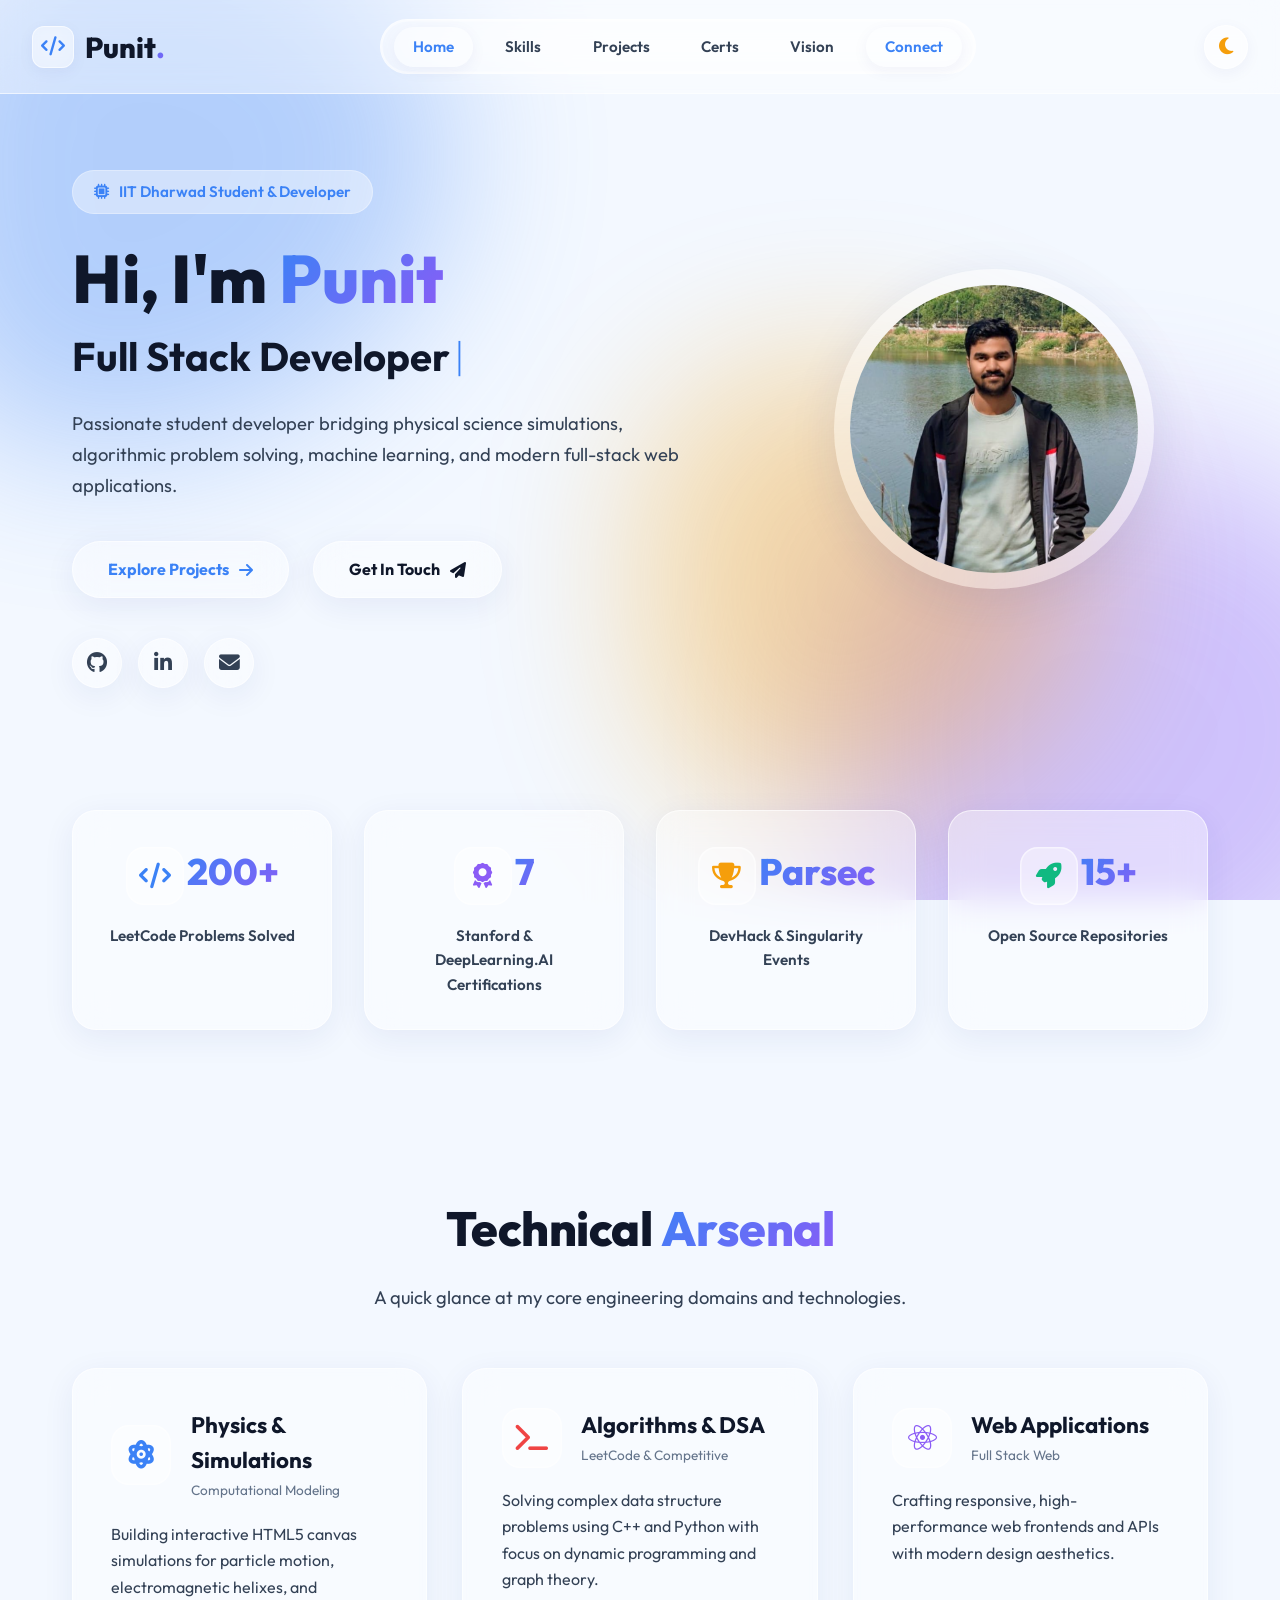
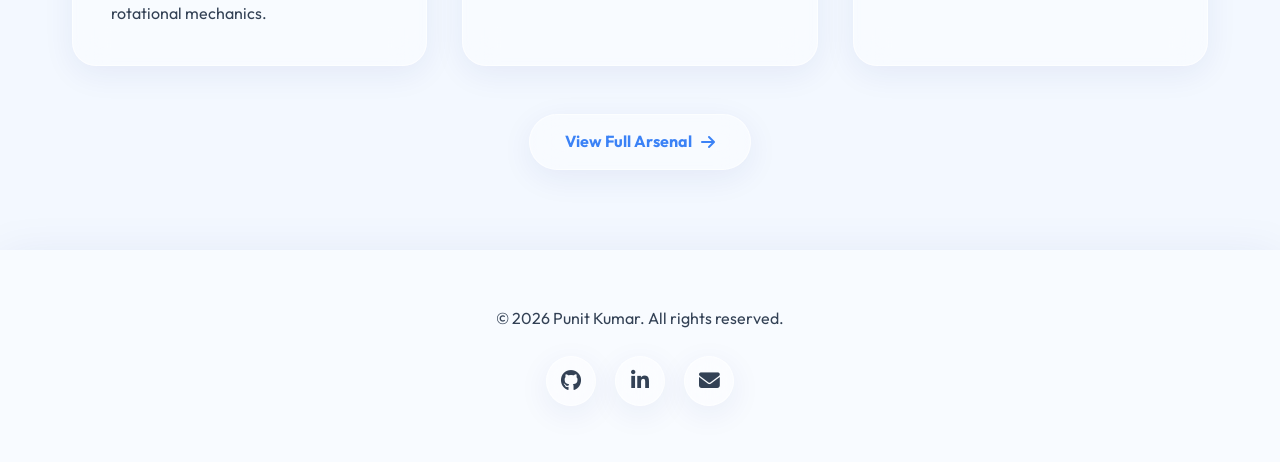
<file: index.html>
<!DOCTYPE html>
<html lang="en">

<head>
    <meta charset="UTF-8">
    <meta name="viewport" content="width=device-width, initial-scale=1.0">
    <title>Punit Kumar | Portfolio</title>
    <meta name="description" content="Portfolio of Punit Kumar - Student Developer at IIT Dharwad specializing in Web Development, Machine Learning, and Competitive Programming.">
    <!-- Google Fonts -->
    <link rel="preconnect" href="https://fonts.googleapis.com">
    <link rel="preconnect" href="https://fonts.gstatic.com" crossorigin>
    <link href="https://fonts.googleapis.com/css2?family=Outfit:wght@300;400;600;700;800&family=JetBrains+Mono:wght@400;700&display=swap" rel="stylesheet">
    <!-- Font Awesome Icons -->
    <link rel="stylesheet" href="https://cdnjs.cloudflare.com/ajax/libs/font-awesome/6.4.0/css/all.min.css">
    <!-- Neumorphic Custom CSS -->
    <link rel="stylesheet" href="style.css">
</head>

<body>
    <!-- Ambient Background -->
    <div class="background-animation">
        <div class="ambient-glow ambient-1"></div>
        <div class="ambient-glow ambient-2"></div>
        <div class="ambient-glow ambient-3"></div>
    </div>

    <!-- Sticky Navigation Bar -->
    <nav class="navbar">
        <a href="index.html" class="nav-brand">
            <div class="brand-icon"><i class="fas fa-code"></i></div>
            <span>Punit<span class="gradient-text">.</span></span>
        </a>
        <div class="nav-links">
            <a href="index.html" class="active">Home</a>
            <a href="skills.html">Skills</a>
            <a href="projects.html">Projects</a>
            <a href="certifications.html">Certs</a>
            <a href="vision.html">Vision</a>
            <a href="contact.html" class="nav-cta">Connect</a>
        </div>
        <div style="display: flex; align-items: center;">
            <button class="neu-theme-toggle" id="theme-toggle" aria-label="Toggle Light/Dark Theme">
                <i class="fas fa-moon"></i>
            </button>
            <button class="mobile-menu-btn" aria-label="Toggle Navigation" style="margin-left: 0.8rem;">
                <i class="fas fa-bars"></i>
            </button>
        </div>
    </nav>

    <!-- Mobile Drawer -->
    <div class="mobile-nav-drawer">
        <a href="index.html" class="active">Home</a>
        <a href="skills.html">Skills</a>
        <a href="projects.html">Projects</a>
        <a href="certifications.html">Certifications</a>
        <a href="vision.html">Vision & About</a>
        <a href="contact.html">Contact Me</a>
    </div>

    <!-- Hero Section -->
    <section class="hero section">
        <div class="wrapper hero-grid">
            <div class="hero-content">
                <div class="hero-badge">
                    <i class="fas fa-microchip"></i>
                    <span>IIT Dharwad Student & Developer</span>
                </div>
                <h1 class="hero-title">Hi, I'm <span class="gradient-text">Punit</span></h1>
                <div class="hero-typing">
                    <span id="typing-text"></span><span class="cursor">|</span>
                </div>
                <p class="hero-desc">
                    Passionate student developer bridging physical science simulations, algorithmic problem solving, machine learning, and modern full-stack web applications.
                </p>
                <div class="hero-cta">
                    <a href="projects.html" class="neu-btn neu-btn-primary">
                        <span>Explore Projects</span>
                        <i class="fas fa-arrow-right"></i>
                    </a>
                    <a href="contact.html" class="neu-btn">
                        <span>Get In Touch</span>
                        <i class="fas fa-paper-plane"></i>
                    </a>
                </div>
                <div class="hero-socials">
                    <a href="https://github.com/punitxdev" target="_blank" class="neu-icon-btn" aria-label="GitHub"><i class="fab fa-github"></i></a>
                    <a href="https://www.linkedin.com/in/punit-kumar-kashyap-9589b7373/" target="_blank" class="neu-icon-btn" aria-label="LinkedIn"><i class="fab fa-linkedin-in"></i></a>
                    <a href="mailto:ep25bt003@iitdh.ac.in" class="neu-icon-btn" aria-label="Email"><i class="fas fa-envelope"></i></a>
                </div>
            </div>

            <!-- Floating Liquid Avatar -->
            <div class="hero-image-container">
                <div class="hero-avatar-frame bouncing">
                    <img src="avatar.png" alt="Punit Kumar" class="hero-avatar">
                </div>
            </div>
        </div>
    </section>

    <!-- Quick Stats Grid -->
    <section class="section" style="padding-top: 0;">
        <div class="wrapper">
            <div class="stats-grid">
                <div class="neu-card stat-card">
                    <div class="stat-icon"><i class="fas fa-code"></i></div>
                    <div class="stat-number gradient-text">200+</div>
                    <div class="stat-label">LeetCode Problems Solved</div>
                </div>
                <div class="neu-card stat-card">
                    <div class="stat-icon" style="color: var(--secondary);"><i class="fas fa-award"></i></div>
                    <div class="stat-number gradient-text">7</div>
                    <div class="stat-label">Stanford & DeepLearning.AI Certifications</div>
                </div>
                <div class="neu-card stat-card">
                    <div class="stat-icon" style="color: var(--accent);"><i class="fas fa-trophy"></i></div>
                    <div class="stat-number gradient-text">Parsec</div>
                    <div class="stat-label">DevHack & Singularity Events</div>
                </div>
                <div class="neu-card stat-card">
                    <div class="stat-icon" style="color: var(--accent-green);"><i class="fas fa-rocket"></i></div>
                    <div class="stat-number gradient-text">15+</div>
                    <div class="stat-label">Open Source Repositories</div>
                </div>
            </div>
        </div>
    </section>

    <!-- Arsenal Teaser Section -->
    <section class="section">
        <div class="wrapper">
            <div class="section-header">
                <h2>Technical <span class="gradient-text">Arsenal</span></h2>
                <p>A quick glance at my core engineering domains and technologies.</p>
            </div>
            <div class="skills-grid">
                <div class="neu-card skill-card">
                    <div class="skill-card-header">
                        <div class="skill-icon-box" style="color: var(--primary);"><i class="fas fa-atom"></i></div>
                        <div>
                            <h3>Physics & Simulations</h3>
                            <p style="font-size: 0.85rem; color: var(--text-dim);">Computational Modeling</p>
                        </div>
                    </div>
                    <p>Building interactive HTML5 canvas simulations for particle motion, electromagnetic helixes, and rotational mechanics.</p>
                </div>

                <div class="neu-card skill-card">
                    <div class="skill-card-header">
                        <div class="skill-icon-box" style="color: var(--accent-orange);"><i class="fas fa-terminal"></i></div>
                        <div>
                            <h3>Algorithms & DSA</h3>
                            <p style="font-size: 0.85rem; color: var(--text-dim);">LeetCode & Competitive</p>
                        </div>
                    </div>
                    <p>Solving complex data structure problems using C++ and Python with focus on dynamic programming and graph theory.</p>
                </div>

                <div class="neu-card skill-card">
                    <div class="skill-card-header">
                        <div class="skill-icon-box" style="color: var(--secondary);"><i class="fab fa-react"></i></div>
                        <div>
                            <h3>Web Applications</h3>
                            <p style="font-size: 0.85rem; color: var(--text-dim);">Full Stack Web</p>
                        </div>
                    </div>
                    <p>Crafting responsive, high-performance web frontends and APIs with modern design aesthetics.</p>
                </div>
            </div>

            <div style="text-align: center; margin-top: 3rem;">
                <a href="skills.html" class="neu-btn neu-btn-primary">
                    <span>View Full Arsenal</span>
                    <i class="fas fa-arrow-right"></i>
                </a>
            </div>
        </div>
    </section>



    <!-- Footer -->
    <footer class="footer">
        <div class="wrapper footer-content">
            <p>&copy; 2026 Punit Kumar. All rights reserved.</p>
            <div class="footer-socials">
                <a href="https://github.com/punitxdev" target="_blank" class="neu-icon-btn" aria-label="GitHub"><i class="fab fa-github"></i></a>
                <a href="https://www.linkedin.com/in/punit-kumar-kashyap-9589b7373/" target="_blank" class="neu-icon-btn" aria-label="LinkedIn"><i class="fab fa-linkedin-in"></i></a>
                <a href="mailto:ep25bt003@iitdh.ac.in" class="neu-icon-btn" aria-label="Email"><i class="fas fa-envelope"></i></a>
            </div>
        </div>
    </footer>

    <script src="script.js"></script>
</body>
</html>
</file>
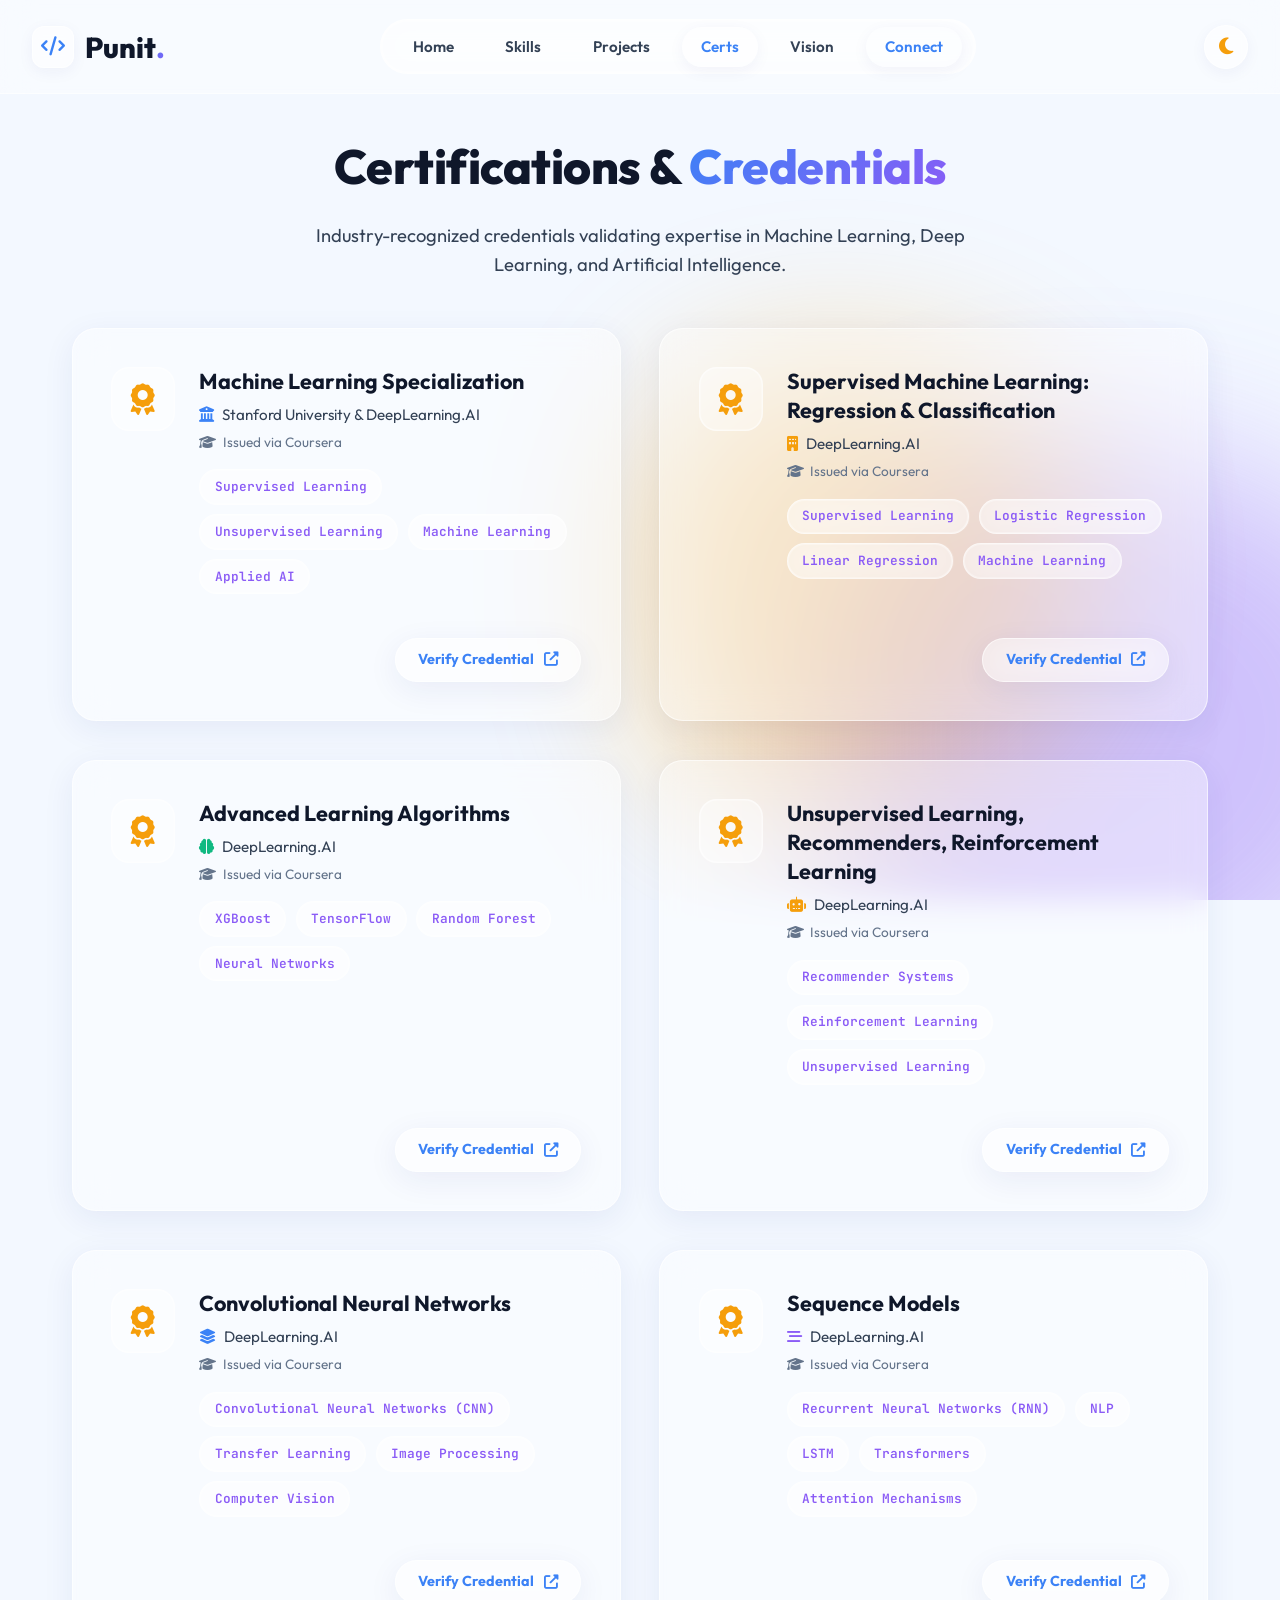
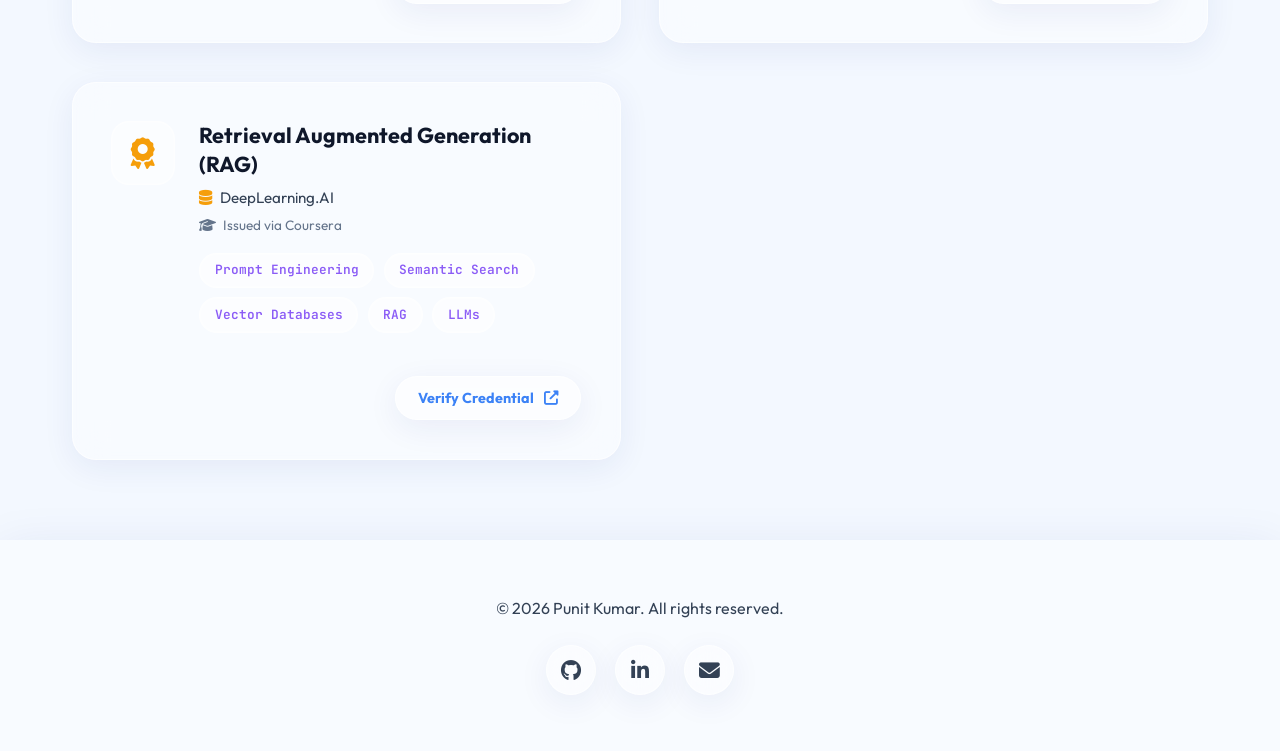
<file: certifications.html>
<!DOCTYPE html>
<html lang="en">

<head>
    <meta charset="UTF-8">
    <meta name="viewport" content="width=device-width, initial-scale=1.0">
    <title>Certifications & Credentials | Punit Kumar</title>
    <meta name="description" content="Verified credentials and machine learning specializations earned by Punit Kumar from Stanford University and DeepLearning.AI.">
    <!-- Google Fonts -->
    <link rel="preconnect" href="https://fonts.googleapis.com">
    <link rel="preconnect" href="https://fonts.gstatic.com" crossorigin>
    <link href="https://fonts.googleapis.com/css2?family=Outfit:wght@300;400;600;700;800&family=JetBrains+Mono:wght@400;700&display=swap" rel="stylesheet">
    <!-- Font Awesome Icons -->
    <link rel="stylesheet" href="https://cdnjs.cloudflare.com/ajax/libs/font-awesome/6.4.0/css/all.min.css">
    <!-- Neumorphic Custom CSS -->
    <link rel="stylesheet" href="style.css">
</head>

<body>
    <!-- Ambient Background -->
    <div class="background-animation">
        <div class="ambient-glow ambient-2"></div>
        <div class="ambient-glow ambient-3"></div>
    </div>

    <!-- Navigation Bar -->
    <nav class="navbar">
        <a href="index.html" class="nav-brand">
            <div class="brand-icon"><i class="fas fa-code"></i></div>
            <span>Punit<span class="gradient-text">.</span></span>
        </a>
        <div class="nav-links">
            <a href="index.html">Home</a>
            <a href="skills.html">Skills</a>
            <a href="projects.html">Projects</a>
            <a href="certifications.html" class="active">Certs</a>
            <a href="vision.html">Vision</a>
            <a href="contact.html" class="nav-cta">Connect</a>
        </div>
        <div style="display: flex; align-items: center;">
            <button class="neu-theme-toggle" aria-label="Toggle Light/Dark Theme">
                <i class="fas fa-moon"></i>
            </button>
            <button class="mobile-menu-btn" aria-label="Toggle Navigation" style="margin-left: 0.8rem;">
                <i class="fas fa-bars"></i>
            </button>
        </div>
    </nav>

    <!-- Mobile Drawer -->
    <div class="mobile-nav-drawer">
        <a href="index.html">Home</a>
        <a href="skills.html">Skills</a>
        <a href="projects.html">Projects</a>
        <a href="certifications.html" class="active">Certifications</a>
        <a href="vision.html">Vision & About</a>
        <a href="contact.html">Contact Me</a>
    </div>

    <!-- Page Header -->
    <header class="page-header">
        <div class="wrapper">
            <h1>Certifications & <span class="gradient-text">Credentials</span></h1>
            <p>Industry-recognized credentials validating expertise in Machine Learning, Deep Learning, and Artificial Intelligence.</p>
        </div>
    </header>

    <!-- Certifications Section -->
    <section class="section" style="padding-top: 0;">
        <div class="wrapper">
            <div class="certs-grid">
                <!-- Cert 1 -->
                <div class="neu-card cert-card">
                    <div class="cert-card-main">
                        <div class="cert-badge-box">
                            <i class="fas fa-award"></i>
                        </div>
                        <div class="cert-info">
                            <h3>Machine Learning Specialization</h3>
                            <div class="cert-org">
                                <i class="fas fa-university" style="color: var(--primary);"></i>
                                <span>Stanford University & DeepLearning.AI</span>
                            </div>
                            <div class="cert-date">
                                <i class="fas fa-graduation-cap"></i>
                                <span>Issued via Coursera</span>
                            </div>
                            <div class="cert-skills" style="margin-top: 1rem;">
                                <span>Supervised Learning</span>
                                <span>Unsupervised Learning</span>
                                <span>Machine Learning</span>
                                <span>Applied AI</span>
                            </div>
                        </div>
                    </div>
                    <div class="cert-card-footer">
                        <a href="https://coursera.org/share/f8297eef143007195578fe88b3f580bf" target="_blank" rel="noopener noreferrer" class="neu-btn neu-btn-primary" style="padding: 0.6rem 1.4rem; font-size: 0.9rem;">
                            <span>Verify Credential</span>
                            <i class="fas fa-external-link-alt"></i>
                        </a>
                    </div>
                </div>


                <!-- Cert 3 -->
                <div class="neu-card cert-card">
                    <div class="cert-card-main">
                        <div class="cert-badge-box">
                            <i class="fas fa-award"></i>
                        </div>
                        <div class="cert-info">
                            <h3>Supervised Machine Learning: Regression & Classification</h3>
                            <div class="cert-org">
                                <i class="fas fa-building" style="color: var(--accent);"></i>
                                <span>DeepLearning.AI</span>
                            </div>
                            <div class="cert-date">
                                <i class="fas fa-graduation-cap"></i>
                                <span>Issued via Coursera</span>
                            </div>
                            <div class="cert-skills" style="margin-top: 1rem;">
                                <span>Supervised Learning</span>
                                <span>Logistic Regression</span>
                                <span>Linear Regression</span>
                                <span>Machine Learning</span>
                            </div>
                        </div>
                    </div>
                    <div class="cert-card-footer">
                        <a href="https://coursera.org/share/dbb45ec8cb9b960d6066f9afe26040f9" target="_blank" rel="noopener noreferrer" class="neu-btn neu-btn-primary" style="padding: 0.6rem 1.4rem; font-size: 0.9rem;">
                            <span>Verify Credential</span>
                            <i class="fas fa-external-link-alt"></i>
                        </a>
                    </div>
                </div>

                <!-- Cert 4 -->
                <div class="neu-card cert-card">
                    <div class="cert-card-main">
                        <div class="cert-badge-box">
                            <i class="fas fa-award"></i>
                        </div>
                        <div class="cert-info">
                            <h3>Advanced Learning Algorithms</h3>
                            <div class="cert-org">
                                <i class="fas fa-brain" style="color: var(--accent-green);"></i>
                                <span>DeepLearning.AI</span>
                            </div>
                            <div class="cert-date">
                                <i class="fas fa-graduation-cap"></i>
                                <span>Issued via Coursera</span>
                            </div>
                            <div class="cert-skills" style="margin-top: 1rem;">
                                <span>XGBoost</span>
                                <span>TensorFlow</span>
                                <span>Random Forest</span>
                                <span>Neural Networks</span>
                            </div>
                        </div>
                    </div>
                    <div class="cert-card-footer">
                        <a href="https://coursera.org/share/e4c7b5abfa2dfb05002094f5dea67320" target="_blank" rel="noopener noreferrer" class="neu-btn neu-btn-primary" style="padding: 0.6rem 1.4rem; font-size: 0.9rem;">
                            <span>Verify Credential</span>
                            <i class="fas fa-external-link-alt"></i>
                        </a>
                    </div>
                </div>

                <!-- Cert 5 -->
                <div class="neu-card cert-card">
                    <div class="cert-card-main">
                        <div class="cert-badge-box">
                            <i class="fas fa-award"></i>
                        </div>
                        <div class="cert-info">
                            <h3>Unsupervised Learning, Recommenders, Reinforcement Learning</h3>
                            <div class="cert-org">
                                <i class="fas fa-robot" style="color: #f59e0b;"></i>
                                <span>DeepLearning.AI</span>
                            </div>
                            <div class="cert-date">
                                <i class="fas fa-graduation-cap"></i>
                                <span>Issued via Coursera</span>
                            </div>
                            <div class="cert-skills" style="margin-top: 1rem;">
                                <span>Recommender Systems</span>
                                <span>Reinforcement Learning</span>
                                <span>Unsupervised Learning</span>
                            </div>
                        </div>
                    </div>
                    <div class="cert-card-footer">
                        <a href="https://coursera.org/share/755cf99ab6939c848665da40696a68ab" target="_blank" rel="noopener noreferrer" class="neu-btn neu-btn-primary" style="padding: 0.6rem 1.4rem; font-size: 0.9rem;">
                            <span>Verify Credential</span>
                            <i class="fas fa-external-link-alt"></i>
                        </a>
                    </div>
                </div>

                <!-- Cert 6 -->
                <div class="neu-card cert-card">
                    <div class="cert-card-main">
                        <div class="cert-badge-box">
                            <i class="fas fa-award"></i>
                        </div>
                        <div class="cert-info">
                            <h3>Convolutional Neural Networks</h3>
                            <div class="cert-org">
                                <i class="fas fa-layer-group" style="color: var(--primary);"></i>
                                <span>DeepLearning.AI</span>
                            </div>
                            <div class="cert-date">
                                <i class="fas fa-graduation-cap"></i>
                                <span>Issued via Coursera</span>
                            </div>
                            <div class="cert-skills" style="margin-top: 1rem;">
                                <span>Convolutional Neural Networks (CNN)</span>
                                <span>Transfer Learning</span>
                                <span>Image Processing</span>
                                <span>Computer Vision</span>
                            </div>
                        </div>
                    </div>
                    <div class="cert-card-footer">
                        <a href="https://coursera.org/share/0a726beaa78606dc5fc60fa401b27dcb" target="_blank" rel="noopener noreferrer" class="neu-btn neu-btn-primary" style="padding: 0.6rem 1.4rem; font-size: 0.9rem;">
                            <span>Verify Credential</span>
                            <i class="fas fa-external-link-alt"></i>
                        </a>
                    </div>
                </div>

                <!-- Cert 7 -->
                <div class="neu-card cert-card">
                    <div class="cert-card-main">
                        <div class="cert-badge-box">
                            <i class="fas fa-award"></i>
                        </div>
                        <div class="cert-info">
                            <h3>Sequence Models</h3>
                            <div class="cert-org">
                                <i class="fas fa-stream" style="color: var(--secondary);"></i>
                                <span>DeepLearning.AI</span>
                            </div>
                            <div class="cert-date">
                                <i class="fas fa-graduation-cap"></i>
                                <span>Issued via Coursera</span>
                            </div>
                            <div class="cert-skills" style="margin-top: 1rem;">
                                <span>Recurrent Neural Networks (RNN)</span>
                                <span>NLP</span>
                                <span>LSTM</span>
                                <span>Transformers</span>
                                <span>Attention Mechanisms</span>
                            </div>
                        </div>
                    </div>
                    <div class="cert-card-footer">
                        <a href="https://coursera.org/share/81d1cfb50fdd4f707a98375639afb3b4" target="_blank" rel="noopener noreferrer" class="neu-btn neu-btn-primary" style="padding: 0.6rem 1.4rem; font-size: 0.9rem;">
                            <span>Verify Credential</span>
                            <i class="fas fa-external-link-alt"></i>
                        </a>
                    </div>
                </div>

                <!-- Cert 8 -->
                <div class="neu-card cert-card">
                    <div class="cert-card-main">
                        <div class="cert-badge-box">
                            <i class="fas fa-award"></i>
                        </div>
                        <div class="cert-info">
                            <h3>Retrieval Augmented Generation (RAG)</h3>
                            <div class="cert-org">
                                <i class="fas fa-database" style="color: var(--accent);"></i>
                                <span>DeepLearning.AI</span>
                            </div>
                            <div class="cert-date">
                                <i class="fas fa-graduation-cap"></i>
                                <span>Issued via Coursera</span>
                            </div>
                            <div class="cert-skills" style="margin-top: 1rem;">
                                <span>Prompt Engineering</span>
                                <span>Semantic Search</span>
                                <span>Vector Databases</span>
                                <span>RAG</span>
                                <span>LLMs</span>
                            </div>
                        </div>
                    </div>
                    <div class="cert-card-footer">
                        <a href="https://coursera.org/share/6561bc9eb3a96ee88f87c3d2def01552" target="_blank" rel="noopener noreferrer" class="neu-btn neu-btn-primary" style="padding: 0.6rem 1.4rem; font-size: 0.9rem;">
                            <span>Verify Credential</span>
                            <i class="fas fa-external-link-alt"></i>
                        </a>
                    </div>
                </div>
            </div>
        </div>
    </section>

    <!-- Footer -->
    <footer class="footer">
        <div class="wrapper footer-content">
            <p>&copy; 2026 Punit Kumar. All rights reserved.</p>
            <div class="footer-socials">
                <a href="https://github.com/punitxdev" target="_blank" class="neu-icon-btn" aria-label="GitHub"><i class="fab fa-github"></i></a>
                <a href="https://www.linkedin.com/in/punit-kumar-kashyap-9589b7373/" target="_blank" class="neu-icon-btn" aria-label="LinkedIn"><i class="fab fa-linkedin-in"></i></a>
                <a href="mailto:ep25bt003@iitdh.ac.in" class="neu-icon-btn" aria-label="Email"><i class="fas fa-envelope"></i></a>
            </div>
        </div>
    </footer>

    <script src="script.js"></script>
</body>
</html>
</file>
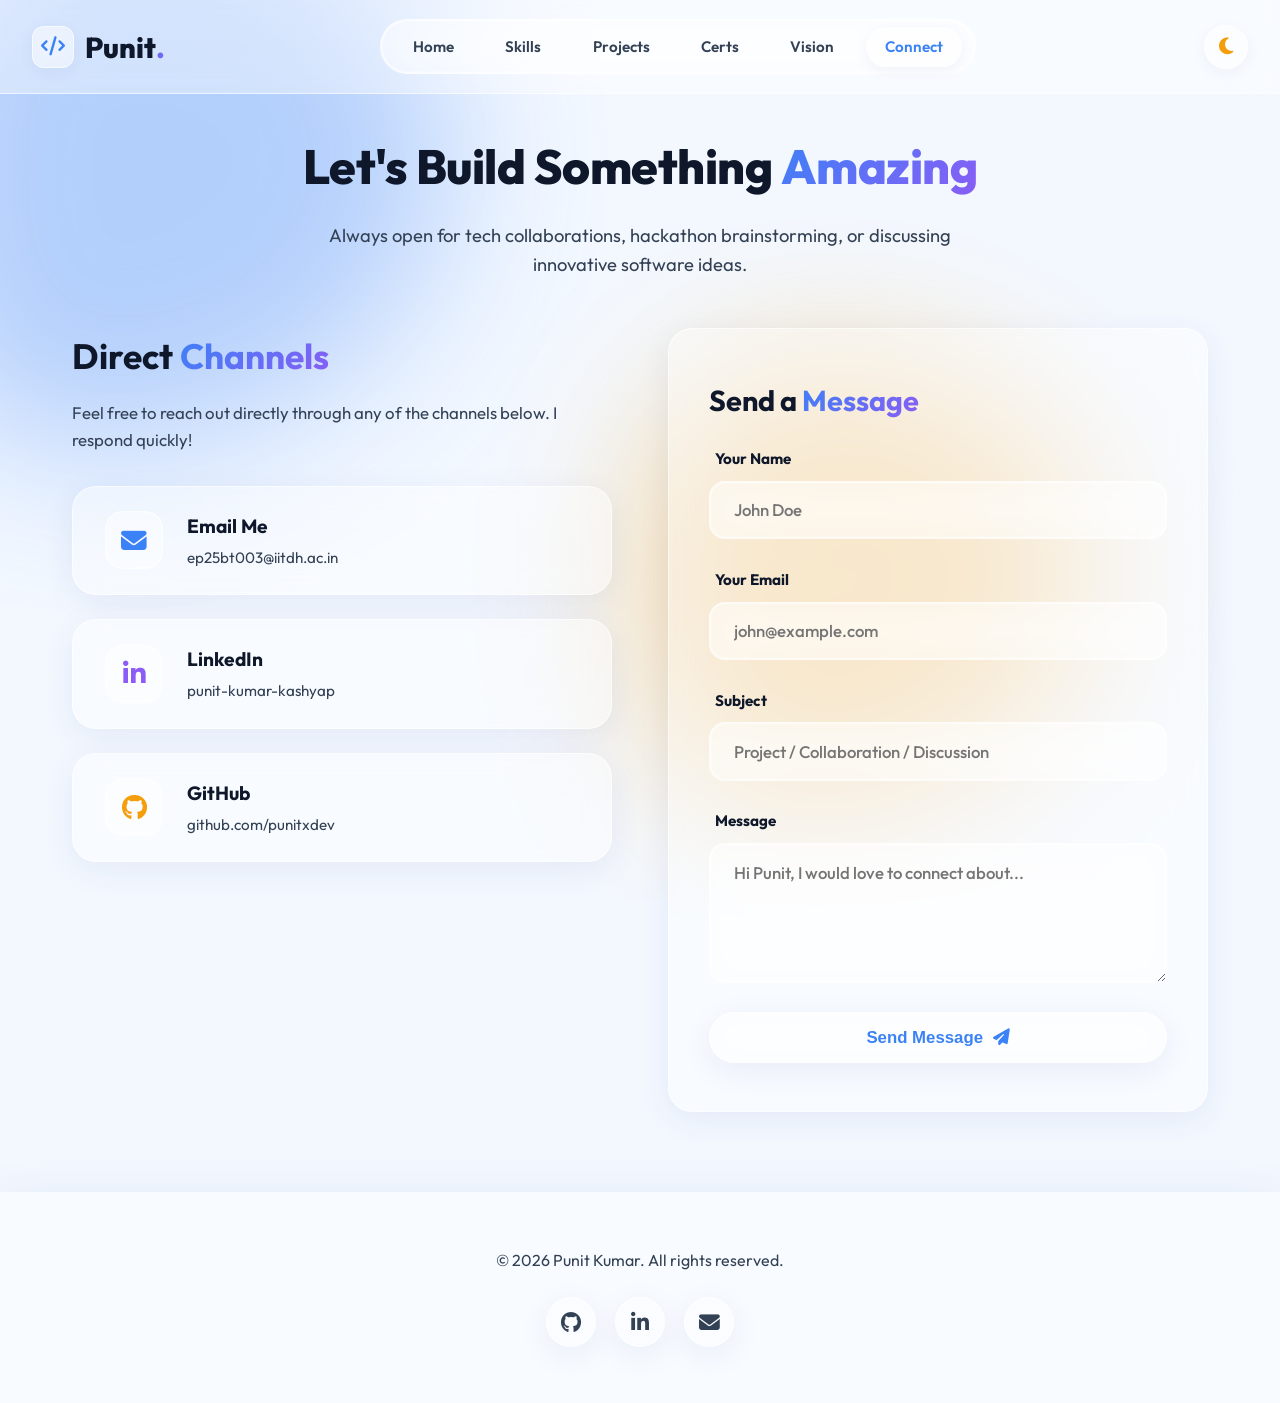
<file: contact.html>
<!DOCTYPE html>
<html lang="en">

<head>
    <meta charset="UTF-8">
    <meta name="viewport" content="width=device-width, initial-scale=1.0">
    <title>Contact & Connect | Punit Kumar</title>
    <meta name="description" content="Connect with Punit Kumar for tech collaborations, hackathons, open source projects, and software engineering opportunities.">
    <!-- Google Fonts -->
    <link rel="preconnect" href="https://fonts.googleapis.com">
    <link rel="preconnect" href="https://fonts.gstatic.com" crossorigin>
    <link href="https://fonts.googleapis.com/css2?family=Outfit:wght@300;400;600;700;800&family=JetBrains+Mono:wght@400;700&display=swap" rel="stylesheet">
    <!-- Font Awesome Icons -->
    <link rel="stylesheet" href="https://cdnjs.cloudflare.com/ajax/libs/font-awesome/6.4.0/css/all.min.css">
    <!-- Neumorphic Custom CSS -->
    <link rel="stylesheet" href="style.css">
</head>

<body>
    <!-- Ambient Background -->
    <div class="background-animation">
        <div class="ambient-glow ambient-1"></div>
        <div class="ambient-glow ambient-3"></div>
    </div>

    <!-- Navigation Bar -->
    <nav class="navbar">
        <a href="index.html" class="nav-brand">
            <div class="brand-icon"><i class="fas fa-code"></i></div>
            <span>Punit<span class="gradient-text">.</span></span>
        </a>
        <div class="nav-links">
            <a href="index.html">Home</a>
            <a href="skills.html">Skills</a>
            <a href="projects.html">Projects</a>
            <a href="certifications.html">Certs</a>
            <a href="vision.html">Vision</a>
            <a href="contact.html" class="active nav-cta">Connect</a>
        </div>
        <div style="display: flex; align-items: center;">
            <button class="neu-theme-toggle" aria-label="Toggle Light/Dark Theme">
                <i class="fas fa-moon"></i>
            </button>
            <button class="mobile-menu-btn" aria-label="Toggle Navigation" style="margin-left: 0.8rem;">
                <i class="fas fa-bars"></i>
            </button>
        </div>
    </nav>

    <!-- Mobile Drawer -->
    <div class="mobile-nav-drawer">
        <a href="index.html">Home</a>
        <a href="skills.html">Skills</a>
        <a href="projects.html">Projects</a>
        <a href="certifications.html">Certifications</a>
        <a href="vision.html">Vision & About</a>
        <a href="contact.html" class="active">Contact Me</a>
    </div>

    <!-- Page Header -->
    <header class="page-header">
        <div class="wrapper">
            <h1>Let's Build Something <span class="gradient-text">Amazing</span></h1>
            <p>Always open for tech collaborations, hackathon brainstorming, or discussing innovative software ideas.</p>
        </div>
    </header>

    <!-- Contact Section -->
    <section class="section" style="padding-top: 0;">
        <div class="wrapper">
            <div class="contact-grid">
                <!-- Left: Direct Contact Information -->
                <div class="contact-info">
                    <h2 style="font-size: 2.2rem; margin-bottom: 1rem;">Direct <span class="gradient-text">Channels</span></h2>
                    <p style="color: var(--text-muted); font-size: 1.05rem; margin-bottom: 2rem;">
                        Feel free to reach out directly through any of the channels below. I respond quickly!
                    </p>

                    <div class="contact-info-list">
                        <a href="mailto:ep25bt003@iitdh.ac.in" class="neu-card contact-item-card">
                            <div class="contact-item-icon"><i class="fas fa-envelope"></i></div>
                            <div class="contact-item-text">
                                <h4>Email Me</h4>
                                <span>ep25bt003@iitdh.ac.in</span>
                            </div>
                        </a>

                        <a href="https://www.linkedin.com/in/punit-kumar-kashyap-9589b7373/" target="_blank" class="neu-card contact-item-card">
                            <div class="contact-item-icon" style="color: var(--secondary);"><i class="fab fa-linkedin-in"></i></div>
                            <div class="contact-item-text">
                                <h4>LinkedIn</h4>
                                <span>punit-kumar-kashyap</span>
                            </div>
                        </a>

                        <a href="https://github.com/punitxdev" target="_blank" class="neu-card contact-item-card">
                            <div class="contact-item-icon" style="color: var(--accent);"><i class="fab fa-github"></i></div>
                            <div class="contact-item-text">
                                <h4>GitHub</h4>
                                <span>github.com/punitxdev</span>
                            </div>
                        </a>
                    </div>
                </div>

                <!-- Right: Neumorphic Form -->
                <div class="neu-card contact-form-card">
                    <h2 style="font-size: 1.8rem; margin-bottom: 1.5rem;">Send a <span class="gradient-text">Message</span></h2>
                    <form id="contact-form" class="contact-form">
                        <div class="form-group">
                            <label for="name">Your Name</label>
                            <input type="text" id="name" required class="form-input-neu" placeholder="John Doe">
                        </div>

                        <div class="form-group">
                            <label for="email">Your Email</label>
                            <input type="email" id="email" required class="form-input-neu" placeholder="john@example.com">
                        </div>

                        <div class="form-group">
                            <label for="subject">Subject</label>
                            <input type="text" id="subject" required class="form-input-neu" placeholder="Project / Collaboration / Discussion">
                        </div>

                        <div class="form-group">
                            <label for="message">Message</label>
                            <textarea id="message" required class="form-input-neu" placeholder="Hi Punit, I would love to connect about..."></textarea>
                        </div>

                        <button type="submit" class="neu-btn neu-btn-primary submit-btn" style="width: 100%; font-size: 1.05rem;">
                            <span>Send Message</span>
                            <i class="fas fa-paper-plane"></i>
                        </button>
                    </form>
                </div>
            </div>
        </div>
    </section>

    <!-- Footer -->
    <footer class="footer">
        <div class="wrapper footer-content">
            <p>&copy; 2026 Punit Kumar. All rights reserved.</p>
            <div class="footer-socials">
                <a href="https://github.com/punitxdev" target="_blank" class="neu-icon-btn" aria-label="GitHub"><i class="fab fa-github"></i></a>
                <a href="https://www.linkedin.com/in/punit-kumar-kashyap-9589b7373/" target="_blank" class="neu-icon-btn" aria-label="LinkedIn"><i class="fab fa-linkedin-in"></i></a>
                <a href="mailto:ep25bt003@iitdh.ac.in" class="neu-icon-btn" aria-label="Email"><i class="fas fa-envelope"></i></a>
            </div>
        </div>
    </footer>

    <script src="script.js"></script>
</body>
</html>
</file>
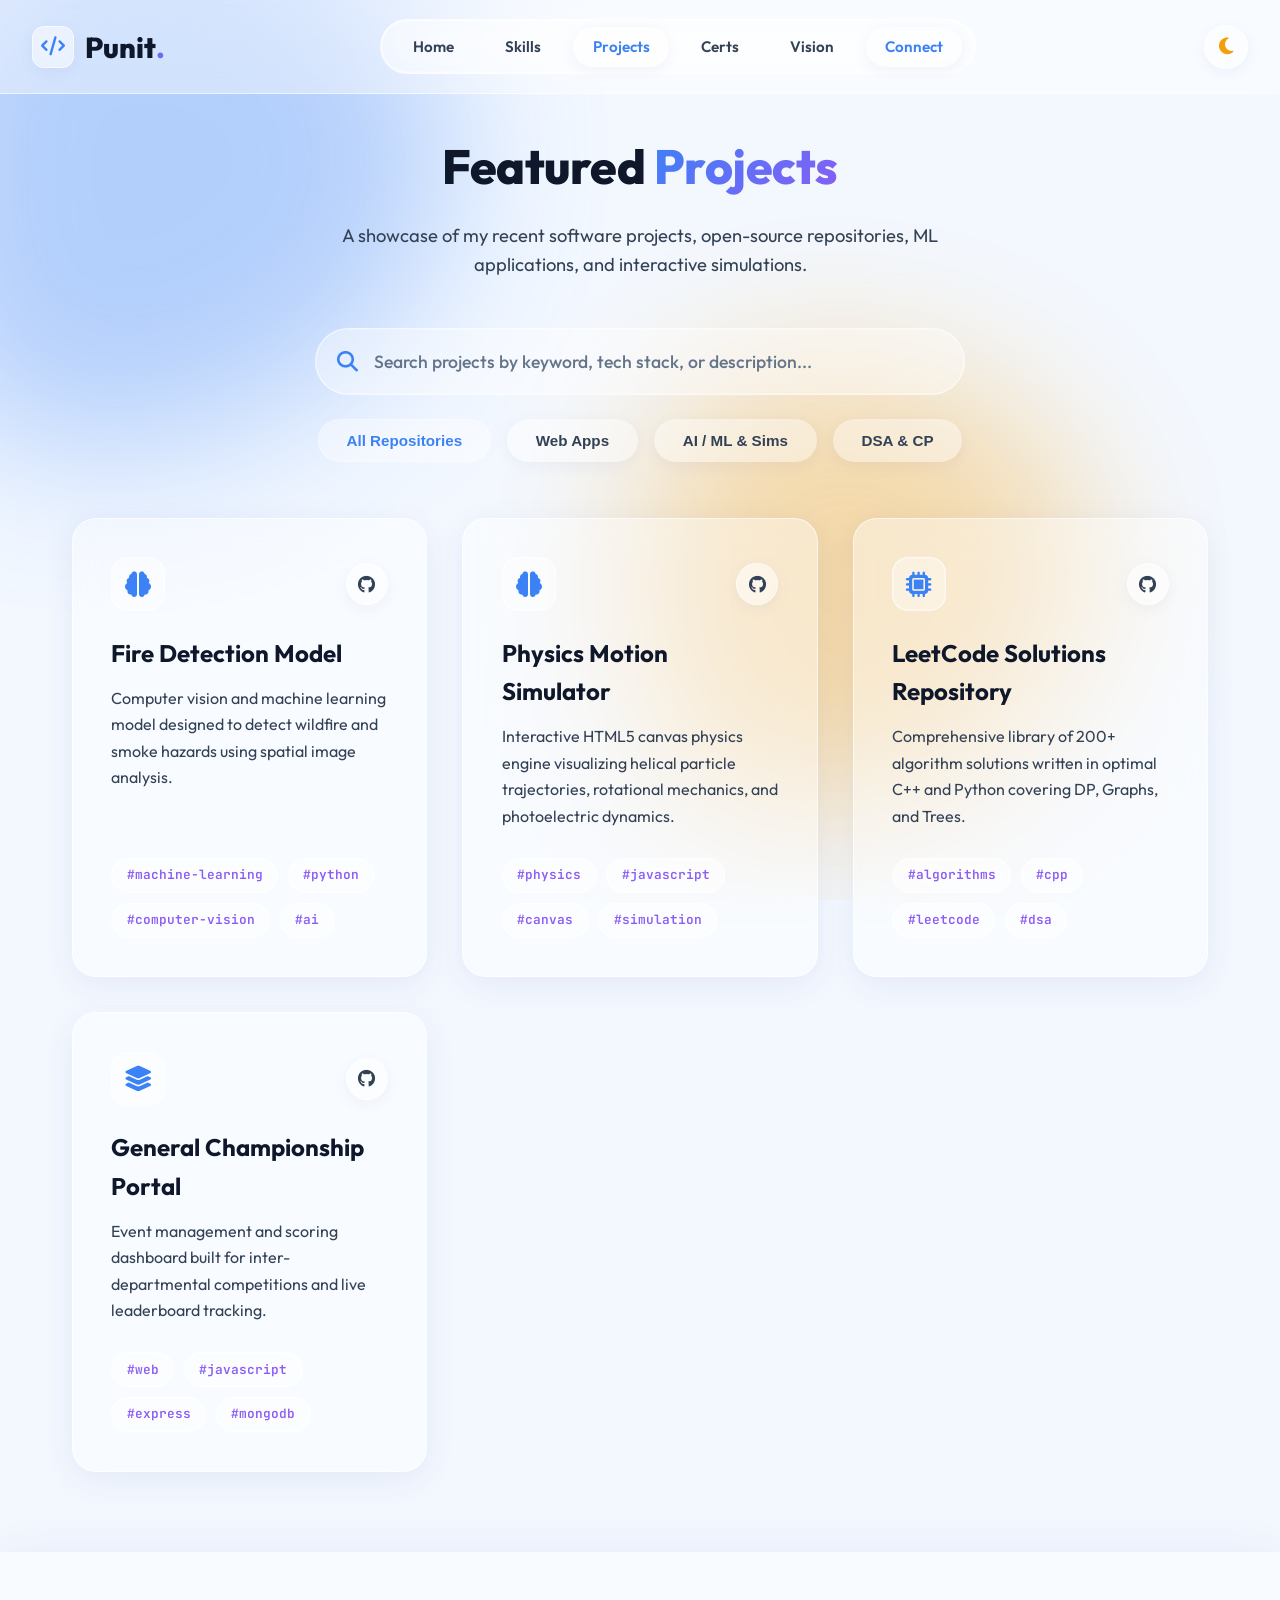
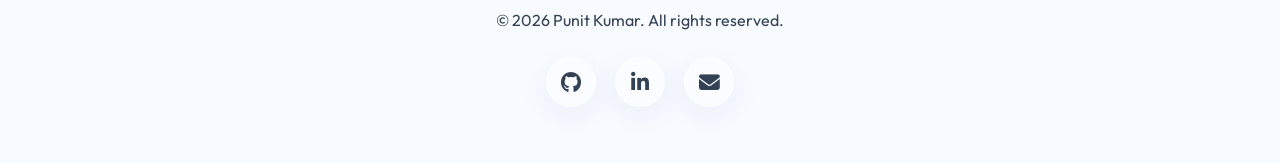
<file: projects.html>
<!DOCTYPE html>
<html lang="en">

<head>
    <meta charset="UTF-8">
    <meta name="viewport" content="width=device-width, initial-scale=1.0">
    <title>Projects Showcase | Punit Kumar</title>
    <meta name="description" content="Explore open-source projects, web applications, machine learning models, and physics simulations developed by Punit Kumar.">
    <!-- Google Fonts -->
    <link rel="preconnect" href="https://fonts.googleapis.com">
    <link rel="preconnect" href="https://fonts.gstatic.com" crossorigin>
    <link href="https://fonts.googleapis.com/css2?family=Outfit:wght@300;400;600;700;800&family=JetBrains+Mono:wght@400;700&display=swap" rel="stylesheet">
    <!-- Font Awesome Icons -->
    <link rel="stylesheet" href="https://cdnjs.cloudflare.com/ajax/libs/font-awesome/6.4.0/css/all.min.css">
    <!-- Neumorphic Custom CSS -->
    <link rel="stylesheet" href="style.css">
</head>

<body>
    <!-- Ambient Background -->
    <div class="background-animation">
        <div class="ambient-glow ambient-1"></div>
        <div class="ambient-glow ambient-3"></div>
    </div>

    <!-- Navigation Bar -->
    <nav class="navbar">
        <a href="index.html" class="nav-brand">
            <div class="brand-icon"><i class="fas fa-code"></i></div>
            <span>Punit<span class="gradient-text">.</span></span>
        </a>
        <div class="nav-links">
            <a href="index.html">Home</a>
            <a href="skills.html">Skills</a>
            <a href="projects.html" class="active">Projects</a>
            <a href="certifications.html">Certs</a>
            <a href="vision.html">Vision</a>
            <a href="contact.html" class="nav-cta">Connect</a>
        </div>
        <div style="display: flex; align-items: center;">
            <button class="neu-theme-toggle" aria-label="Toggle Light/Dark Theme">
                <i class="fas fa-moon"></i>
            </button>
            <button class="mobile-menu-btn" aria-label="Toggle Navigation" style="margin-left: 0.8rem;">
                <i class="fas fa-bars"></i>
            </button>
        </div>
    </nav>

    <!-- Mobile Drawer -->
    <div class="mobile-nav-drawer">
        <a href="index.html">Home</a>
        <a href="skills.html">Skills</a>
        <a href="projects.html" class="active">Projects</a>
        <a href="certifications.html">Certifications</a>
        <a href="vision.html">Vision & About</a>
        <a href="contact.html">Contact Me</a>
    </div>

    <!-- Page Header -->
    <header class="page-header">
        <div class="wrapper">
            <h1>Featured <span class="gradient-text">Projects</span></h1>
            <p>A showcase of my recent software projects, open-source repositories, ML applications, and interactive simulations.</p>
        </div>
    </header>

    <!-- Projects Section -->
    <section class="section" style="padding-top: 0;">
        <div class="wrapper">

            <!-- Search & Filter Bar -->
            <div class="search-filter-container">
                <div class="neu-search-box" style="margin-bottom: 1.5rem;">
                    <i class="fas fa-search"></i>
                    <input type="text" id="project-search" placeholder="Search projects by keyword, tech stack, or description...">
                </div>

                <div class="filter-tabs">
                    <button class="filter-tab project-filter-tab active" data-category="all">All Repositories</button>
                    <button class="filter-tab project-filter-tab" data-category="web">Web Apps</button>
                    <button class="filter-tab project-filter-tab" data-category="ai">AI / ML & Sims</button>
                    <button class="filter-tab project-filter-tab" data-category="cp">DSA & CP</button>
                </div>
            </div>

            <!-- Projects Grid -->
            <div class="projects-container" id="projects-container">
                <div class="loading-spinner">
                    <div class="spinner-neu"><i class="fas fa-sync-alt"></i></div>
                    <p style="color: var(--text-muted);">Fetching repositories from GitHub (@punitxdev)...</p>
                </div>
            </div>

        </div>
    </section>

    <!-- Footer -->
    <footer class="footer">
        <div class="wrapper footer-content">
            <p>&copy; 2026 Punit Kumar. All rights reserved.</p>
            <div class="footer-socials">
                <a href="https://github.com/punitxdev" target="_blank" class="neu-icon-btn" aria-label="GitHub"><i class="fab fa-github"></i></a>
                <a href="https://www.linkedin.com/in/punit-kumar-kashyap-9589b7373/" target="_blank" class="neu-icon-btn" aria-label="LinkedIn"><i class="fab fa-linkedin-in"></i></a>
                <a href="mailto:ep25bt003@iitdh.ac.in" class="neu-icon-btn" aria-label="Email"><i class="fas fa-envelope"></i></a>
            </div>
        </div>
    </footer>

    <script src="script.js"></script>
</body>
</html>
</file>
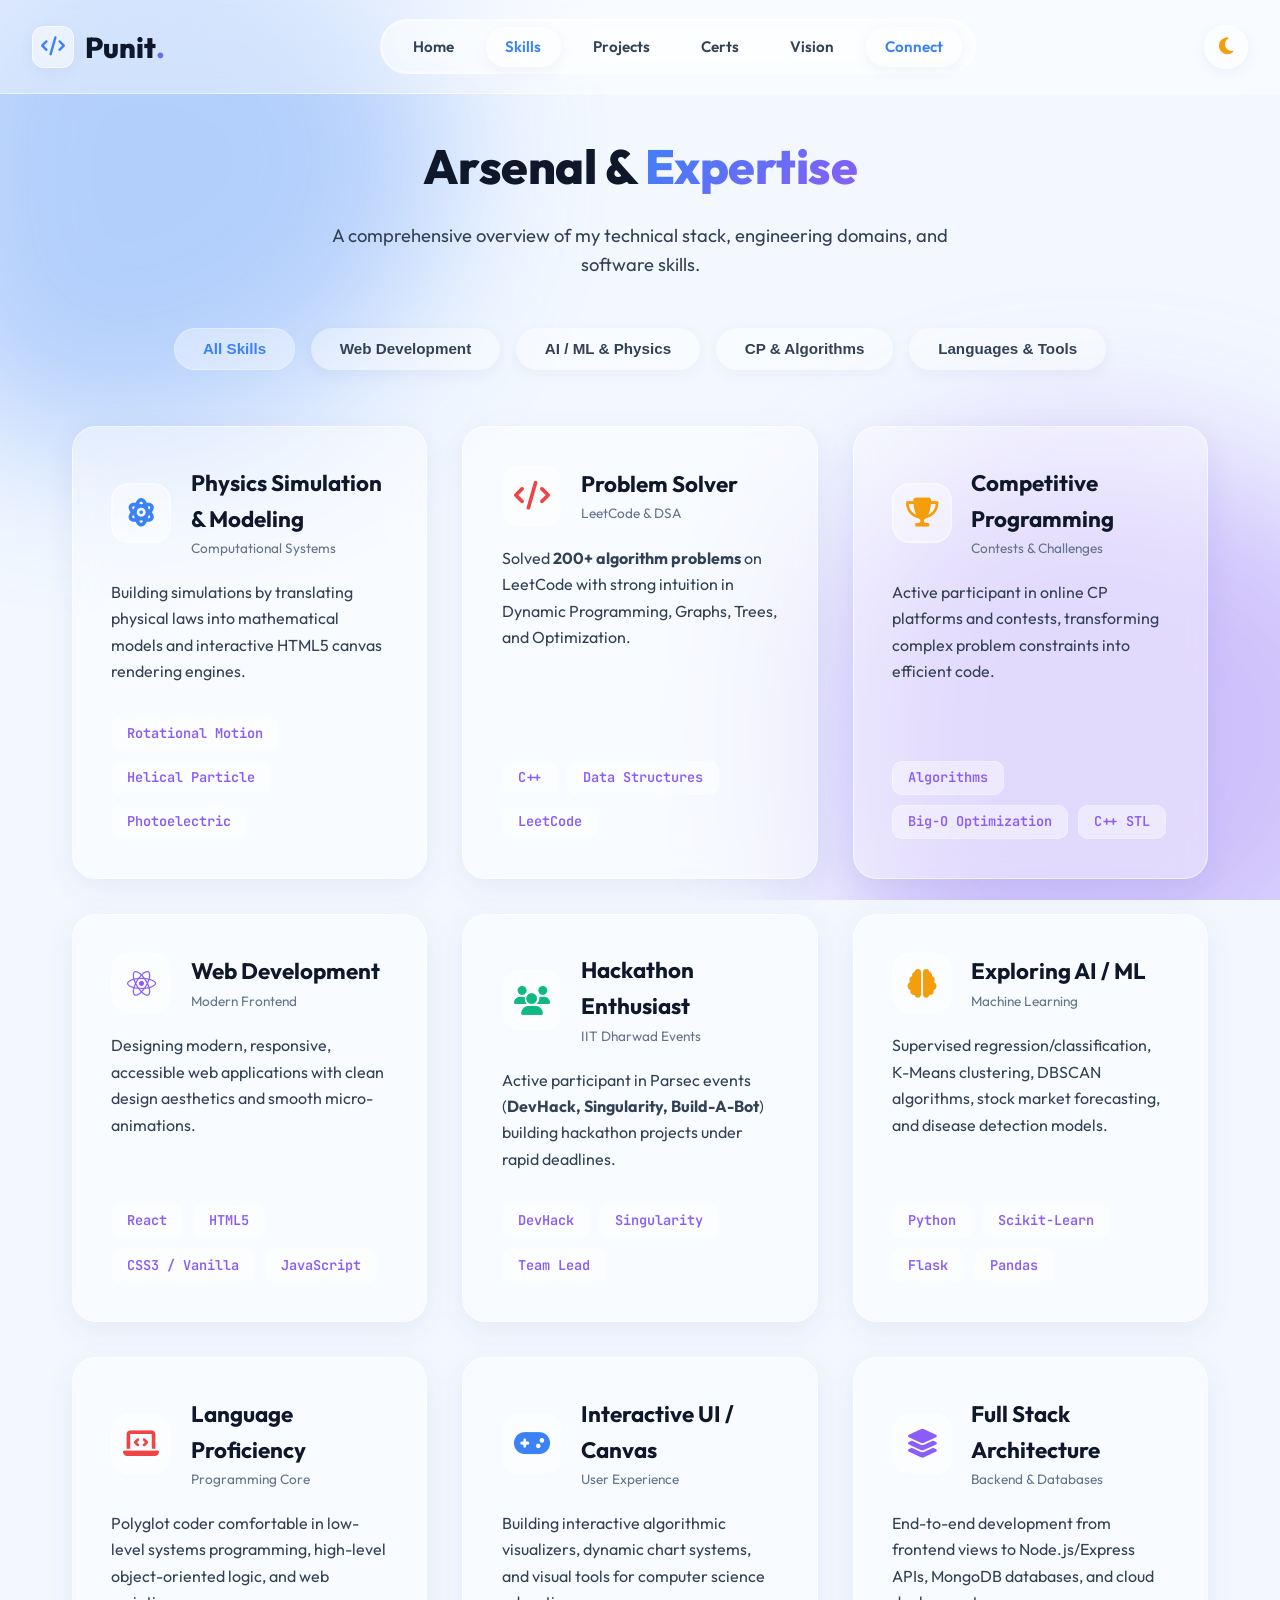
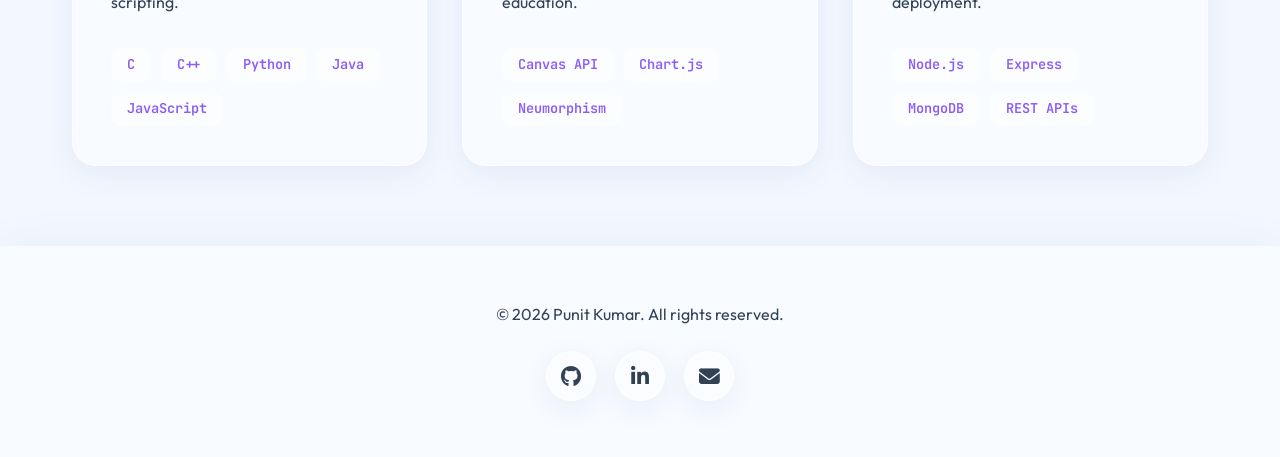
<file: skills.html>
<!DOCTYPE html>
<html lang="en">

<head>
    <meta charset="UTF-8">
    <meta name="viewport" content="width=device-width, initial-scale=1.0">
    <title>Skills & Arsenal | Punit Kumar</title>
    <meta name="description" content="Technical skills, languages, tools, and expertise of Punit Kumar in Web Development, Machine Learning, Data Structures, and Physics Simulations.">
    <!-- Google Fonts -->
    <link rel="preconnect" href="https://fonts.googleapis.com">
    <link rel="preconnect" href="https://fonts.gstatic.com" crossorigin>
    <link href="https://fonts.googleapis.com/css2?family=Outfit:wght@300;400;600;700;800&family=JetBrains+Mono:wght@400;700&display=swap" rel="stylesheet">
    <!-- Font Awesome Icons -->
    <link rel="stylesheet" href="https://cdnjs.cloudflare.com/ajax/libs/font-awesome/6.4.0/css/all.min.css">
    <!-- Neumorphic Custom CSS -->
    <link rel="stylesheet" href="style.css">
</head>

<body>
    <!-- Ambient Background -->
    <div class="background-animation">
        <div class="ambient-glow ambient-1"></div>
        <div class="ambient-glow ambient-2"></div>
    </div>

    <!-- Navigation Bar -->
    <nav class="navbar">
        <a href="index.html" class="nav-brand">
            <div class="brand-icon"><i class="fas fa-code"></i></div>
            <span>Punit<span class="gradient-text">.</span></span>
        </a>
        <div class="nav-links">
            <a href="index.html">Home</a>
            <a href="skills.html" class="active">Skills</a>
            <a href="projects.html">Projects</a>
            <a href="certifications.html">Certs</a>
            <a href="vision.html">Vision</a>
            <a href="contact.html" class="nav-cta">Connect</a>
        </div>
        <div style="display: flex; align-items: center;">
            <button class="neu-theme-toggle" aria-label="Toggle Light/Dark Theme">
                <i class="fas fa-moon"></i>
            </button>
            <button class="mobile-menu-btn" aria-label="Toggle Navigation" style="margin-left: 0.8rem;">
                <i class="fas fa-bars"></i>
            </button>
        </div>
    </nav>

    <!-- Mobile Drawer -->
    <div class="mobile-nav-drawer">
        <a href="index.html">Home</a>
        <a href="skills.html" class="active">Skills</a>
        <a href="projects.html">Projects</a>
        <a href="certifications.html">Certifications</a>
        <a href="vision.html">Vision & About</a>
        <a href="contact.html">Contact Me</a>
    </div>

    <!-- Page Header -->
    <header class="page-header">
        <div class="wrapper">
            <h1>Arsenal & <span class="gradient-text">Expertise</span></h1>
            <p>A comprehensive overview of my technical stack, engineering domains, and software skills.</p>
        </div>
    </header>

    <!-- Skills Section -->
    <section class="section" style="padding-top: 0;">
        <div class="wrapper">
            <!-- Category Filter Tabs -->
            <div class="filter-tabs">
                <button class="filter-tab skill-filter-tab active" data-category="all">All Skills</button>
                <button class="filter-tab skill-filter-tab" data-category="web">Web Development</button>
                <button class="filter-tab skill-filter-tab" data-category="ai">AI / ML & Physics</button>
                <button class="filter-tab skill-filter-tab" data-category="cp">CP & Algorithms</button>
                <button class="filter-tab skill-filter-tab" data-category="tools">Languages & Tools</button>
            </div>

            <!-- Skills Grid -->
            <div class="skills-grid">
                <!-- Skill 1 -->
                <div class="neu-card skill-card" data-category="ai">
                    <div class="skill-card-header">
                        <div class="skill-icon-box" style="color: var(--primary);"><i class="fas fa-atom"></i></div>
                        <div>
                            <h3>Physics Simulation & Modeling</h3>
                            <p style="font-size: 0.85rem; color: var(--text-dim);">Computational Systems</p>
                        </div>
                    </div>
                    <p>Building simulations by translating physical laws into mathematical models and interactive HTML5 canvas rendering engines.</p>
                    <div class="lang-tags">
                        <span>Rotational Motion</span>
                        <span>Helical Particle</span>
                        <span>Photoelectric</span>
                    </div>
                </div>

                <!-- Skill 2 -->
                <div class="neu-card skill-card" data-category="cp">
                    <div class="skill-card-header">
                        <div class="skill-icon-box" style="color: var(--accent-orange);"><i class="fas fa-code"></i></div>
                        <div>
                            <h3>Problem Solver</h3>
                            <p style="font-size: 0.85rem; color: var(--text-dim);">LeetCode & DSA</p>
                        </div>
                    </div>
                    <p>Solved <strong>200+ algorithm problems</strong> on LeetCode with strong intuition in Dynamic Programming, Graphs, Trees, and Optimization.</p>
                    <div class="lang-tags">
                        <span>C++</span>
                        <span>Data Structures</span>
                        <span>LeetCode</span>
                    </div>
                </div>

                <!-- Skill 3 -->
                <div class="neu-card skill-card" data-category="cp">
                    <div class="skill-card-header">
                        <div class="skill-icon-box" style="color: var(--accent);"><i class="fas fa-trophy"></i></div>
                        <div>
                            <h3>Competitive Programming</h3>
                            <p style="font-size: 0.85rem; color: var(--text-dim);">Contests & Challenges</p>
                        </div>
                    </div>
                    <p>Active participant in online CP platforms and contests, transforming complex problem constraints into efficient code.</p>
                    <div class="lang-tags">
                        <span>Algorithms</span>
                        <span>Big-O Optimization</span>
                        <span>C++ STL</span>
                    </div>
                </div>

                <!-- Skill 4 -->
                <div class="neu-card skill-card" data-category="web">
                    <div class="skill-card-header">
                        <div class="skill-icon-box" style="color: var(--secondary);"><i class="fab fa-react"></i></div>
                        <div>
                            <h3>Web Development</h3>
                            <p style="font-size: 0.85rem; color: var(--text-dim);">Modern Frontend</p>
                        </div>
                    </div>
                    <p>Designing modern, responsive, accessible web applications with clean design aesthetics and smooth micro-animations.</p>
                    <div class="lang-tags">
                        <span>React</span>
                        <span>HTML5</span>
                        <span>CSS3 / Vanilla</span>
                        <span>JavaScript</span>
                    </div>
                </div>

                <!-- Skill 5 -->
                <div class="neu-card skill-card" data-category="tools">
                    <div class="skill-card-header">
                        <div class="skill-icon-box" style="color: var(--accent-green);"><i class="fas fa-users"></i></div>
                        <div>
                            <h3>Hackathon Enthusiast</h3>
                            <p style="font-size: 0.85rem; color: var(--text-dim);">IIT Dharwad Events</p>
                        </div>
                    </div>
                    <p>Active participant in Parsec events (<strong>DevHack, Singularity, Build-A-Bot</strong>) building hackathon projects under rapid deadlines.</p>
                    <div class="lang-tags">
                        <span>DevHack</span>
                        <span>Singularity</span>
                        <span>Team Lead</span>
                    </div>
                </div>

                <!-- Skill 6 -->
                <div class="neu-card skill-card" data-category="ai">
                    <div class="skill-card-header">
                        <div class="skill-icon-box" style="color: var(--accent-gold);"><i class="fas fa-brain"></i></div>
                        <div>
                            <h3>Exploring AI / ML</h3>
                            <p style="font-size: 0.85rem; color: var(--text-dim);">Machine Learning</p>
                        </div>
                    </div>
                    <p>Supervised regression/classification, K-Means clustering, DBSCAN algorithms, stock market forecasting, and disease detection models.</p>
                    <div class="lang-tags">
                        <span>Python</span>
                        <span>Scikit-Learn</span>
                        <span>Flask</span>
                        <span>Pandas</span>
                    </div>
                </div>

                <!-- Skill 7 -->
                <div class="neu-card skill-card" data-category="tools">
                    <div class="skill-card-header">
                        <div class="skill-icon-box" style="color: var(--accent-orange);"><i class="fas fa-laptop-code"></i></div>
                        <div>
                            <h3>Language Proficiency</h3>
                            <p style="font-size: 0.85rem; color: var(--text-dim);">Programming Core</p>
                        </div>
                    </div>
                    <p>Polyglot coder comfortable in low-level systems programming, high-level object-oriented logic, and web scripting.</p>
                    <div class="lang-tags">
                        <span>C</span>
                        <span>C++</span>
                        <span>Python</span>
                        <span>Java</span>
                        <span>JavaScript</span>
                    </div>
                </div>

                <!-- Skill 8 -->
                <div class="neu-card skill-card" data-category="web">
                    <div class="skill-card-header">
                        <div class="skill-icon-box" style="color: var(--primary);"><i class="fas fa-gamepad"></i></div>
                        <div>
                            <h3>Interactive UI / Canvas</h3>
                            <p style="font-size: 0.85rem; color: var(--text-dim);">User Experience</p>
                        </div>
                    </div>
                    <p>Building interactive algorithmic visualizers, dynamic chart systems, and visual tools for computer science education.</p>
                    <div class="lang-tags">
                        <span>Canvas API</span>
                        <span>Chart.js</span>
                        <span>Neumorphism</span>
                    </div>
                </div>

                <!-- Skill 9 -->
                <div class="neu-card skill-card" data-category="web">
                    <div class="skill-card-header">
                        <div class="skill-icon-box" style="color: var(--secondary);"><i class="fas fa-layer-group"></i></div>
                        <div>
                            <h3>Full Stack Architecture</h3>
                            <p style="font-size: 0.85rem; color: var(--text-dim);">Backend & Databases</p>
                        </div>
                    </div>
                    <p>End-to-end development from frontend views to Node.js/Express APIs, MongoDB databases, and cloud deployment.</p>
                    <div class="lang-tags">
                        <span>Node.js</span>
                        <span>Express</span>
                        <span>MongoDB</span>
                        <span>REST APIs</span>
                    </div>
                </div>
            </div>
        </div>
    </section>

    <!-- Footer -->
    <footer class="footer">
        <div class="wrapper footer-content">
            <p>&copy; 2026 Punit Kumar. All rights reserved.</p>
            <div class="footer-socials">
                <a href="https://github.com/punitxdev" target="_blank" class="neu-icon-btn" aria-label="GitHub"><i class="fab fa-github"></i></a>
                <a href="https://www.linkedin.com/in/punit-kumar-kashyap-9589b7373/" target="_blank" class="neu-icon-btn" aria-label="LinkedIn"><i class="fab fa-linkedin-in"></i></a>
                <a href="mailto:ep25bt003@iitdh.ac.in" class="neu-icon-btn" aria-label="Email"><i class="fas fa-envelope"></i></a>
            </div>
        </div>
    </footer>

    <script src="script.js"></script>
</body>
</html>
</file>
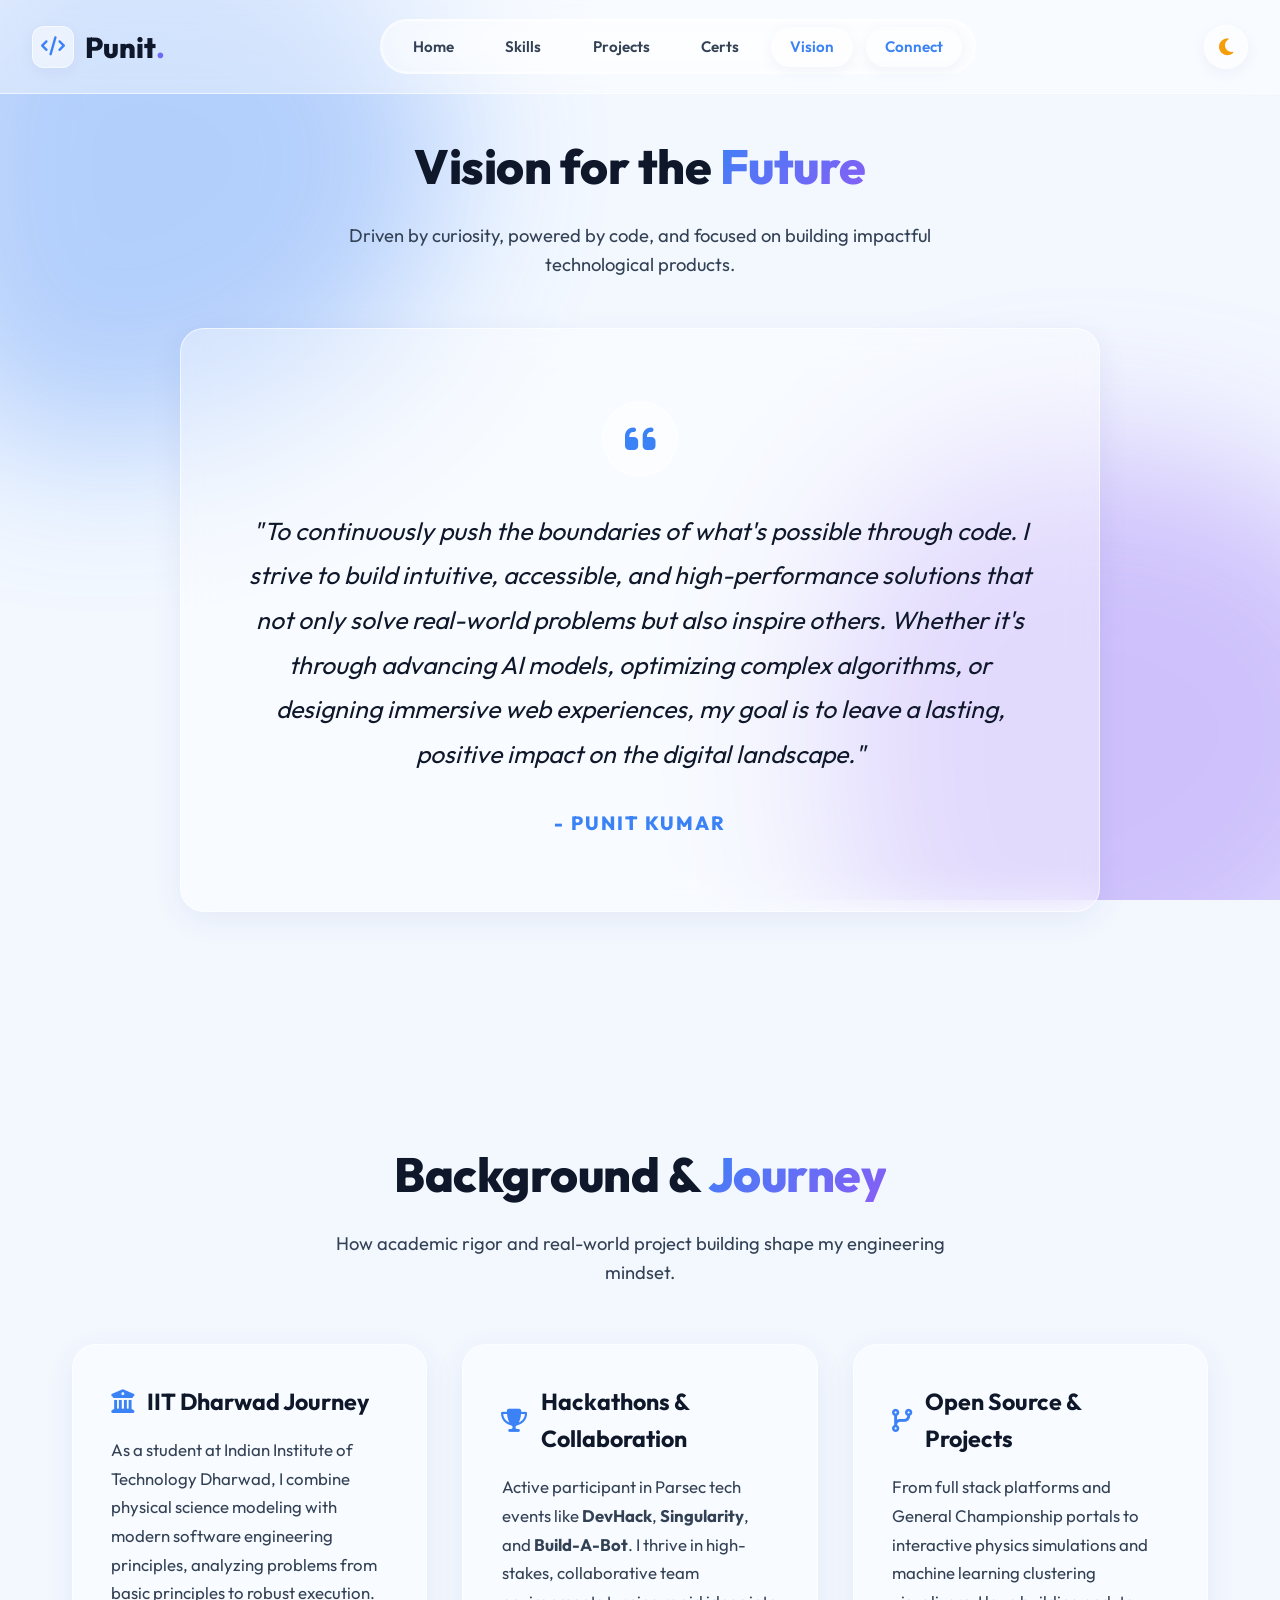
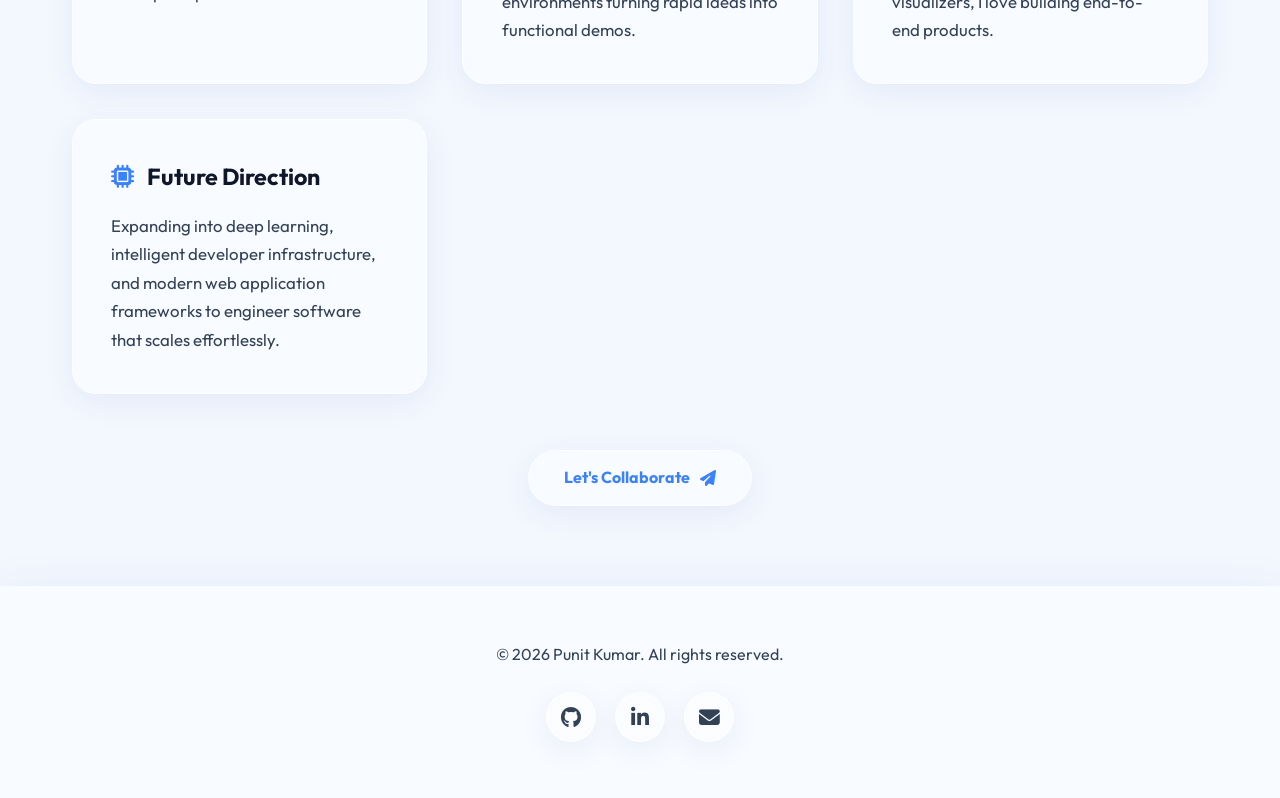
<file: vision.html>
<!DOCTYPE html>
<html lang="en">

<head>
    <meta charset="UTF-8">
    <meta name="viewport" content="width=device-width, initial-scale=1.0">
    <title>Vision & About | Punit Kumar</title>
    <meta name="description" content="Engineering philosophy, academic journey at IIT Dharwad, hackathon background, and futuristic software vision of Punit Kumar.">
    <!-- Google Fonts -->
    <link rel="preconnect" href="https://fonts.googleapis.com">
    <link rel="preconnect" href="https://fonts.gstatic.com" crossorigin>
    <link href="https://fonts.googleapis.com/css2?family=Outfit:wght@300;400;600;700;800&family=JetBrains+Mono:wght@400;700&display=swap" rel="stylesheet">
    <!-- Font Awesome Icons -->
    <link rel="stylesheet" href="https://cdnjs.cloudflare.com/ajax/libs/font-awesome/6.4.0/css/all.min.css">
    <!-- Neumorphic Custom CSS -->
    <link rel="stylesheet" href="style.css">
</head>

<body>
    <!-- Ambient Background -->
    <div class="background-animation">
        <div class="ambient-glow ambient-1"></div>
        <div class="ambient-glow ambient-2"></div>
    </div>

    <!-- Navigation Bar -->
    <nav class="navbar">
        <a href="index.html" class="nav-brand">
            <div class="brand-icon"><i class="fas fa-code"></i></div>
            <span>Punit<span class="gradient-text">.</span></span>
        </a>
        <div class="nav-links">
            <a href="index.html">Home</a>
            <a href="skills.html">Skills</a>
            <a href="projects.html">Projects</a>
            <a href="certifications.html">Certs</a>
            <a href="vision.html" class="active">Vision</a>
            <a href="contact.html" class="nav-cta">Connect</a>
        </div>
        <div style="display: flex; align-items: center;">
            <button class="neu-theme-toggle" aria-label="Toggle Light/Dark Theme">
                <i class="fas fa-moon"></i>
            </button>
            <button class="mobile-menu-btn" aria-label="Toggle Navigation" style="margin-left: 0.8rem;">
                <i class="fas fa-bars"></i>
            </button>
        </div>
    </nav>

    <!-- Mobile Drawer -->
    <div class="mobile-nav-drawer">
        <a href="index.html">Home</a>
        <a href="skills.html">Skills</a>
        <a href="projects.html">Projects</a>
        <a href="certifications.html">Certifications</a>
        <a href="vision.html" class="active">Vision & About</a>
        <a href="contact.html">Contact Me</a>
    </div>

    <!-- Page Header -->
    <header class="page-header">
        <div class="wrapper">
            <h1>Vision for the <span class="gradient-text">Future</span></h1>
            <p>Driven by curiosity, powered by code, and focused on building impactful technological products.</p>
        </div>
    </header>

    <!-- Vision Statement Hero Card -->
    <section class="section" style="padding-top: 0;">
        <div class="wrapper">
            <div class="neu-card vision-hero-card">
                <div class="vision-quote-icon"><i class="fas fa-quote-left"></i></div>
                <p class="vision-quote">
                    "To continuously push the boundaries of what's possible through code. I strive to build intuitive, accessible, and high-performance solutions that not only solve real-world problems but also inspire others. Whether it's through advancing AI models, optimizing complex algorithms, or designing immersive web experiences, my goal is to leave a lasting, positive impact on the digital landscape."
                </p>
                <div class="vision-author">- PUNIT KUMAR</div>
            </div>
        </div>
    </section>

    <!-- About & Highlights -->
    <section class="section">
        <div class="wrapper">
            <div class="section-header">
                <h2>Background & <span class="gradient-text">Journey</span></h2>
                <p>How academic rigor and real-world project building shape my engineering mindset.</p>
            </div>

            <div class="about-highlights-grid">
                <!-- Highlight 1 -->
                <div class="neu-card about-card">
                    <h3><i class="fas fa-university"></i> IIT Dharwad Journey</h3>
                    <p>
                        As a student at Indian Institute of Technology Dharwad, I combine physical science modeling with modern software engineering principles, analyzing problems from basic principles to robust execution.
                    </p>
                </div>

                <!-- Highlight 2 -->
                <div class="neu-card about-card">
                    <h3><i class="fas fa-trophy"></i> Hackathons & Collaboration</h3>
                    <p>
                        Active participant in Parsec tech events like <strong>DevHack</strong>, <strong>Singularity</strong>, and <strong>Build-A-Bot</strong>. I thrive in high-stakes, collaborative team environments turning rapid ideas into functional demos.
                    </p>
                </div>

                <!-- Highlight 3 -->
                <div class="neu-card about-card">
                    <h3><i class="fas fa-code-branch"></i> Open Source & Projects</h3>
                    <p>
                        From full stack platforms and General Championship portals to interactive physics simulations and machine learning clustering visualizers, I love building end-to-end products.
                    </p>
                </div>

                <!-- Highlight 4 -->
                <div class="neu-card about-card">
                    <h3><i class="fas fa-microchip"></i> Future Direction</h3>
                    <p>
                        Expanding into deep learning, intelligent developer infrastructure, and modern web application frameworks to engineer software that scales effortlessly.
                    </p>
                </div>
            </div>

            <div style="text-align: center; margin-top: 3.5rem;">
                <a href="contact.html" class="neu-btn neu-btn-primary">
                    <span>Let's Collaborate</span>
                    <i class="fas fa-paper-plane"></i>
                </a>
            </div>
        </div>
    </section>

    <!-- Footer -->
    <footer class="footer">
        <div class="wrapper footer-content">
            <p>&copy; 2026 Punit Kumar. All rights reserved.</p>
            <div class="footer-socials">
                <a href="https://github.com/punitxdev" target="_blank" class="neu-icon-btn" aria-label="GitHub"><i class="fab fa-github"></i></a>
                <a href="https://www.linkedin.com/in/punit-kumar-kashyap-9589b7373/" target="_blank" class="neu-icon-btn" aria-label="LinkedIn"><i class="fab fa-linkedin-in"></i></a>
                <a href="mailto:ep25bt003@iitdh.ac.in" class="neu-icon-btn" aria-label="Email"><i class="fas fa-envelope"></i></a>
            </div>
        </div>
    </footer>

    <script src="script.js"></script>
</body>
</html>
</file>
<file: style.css>
/* =========================================
   LIQUID UI (GLASSMORPHISM) TOKENS
   ========================================= */

/* Default: Light Liquid Glass */
:root, [data-theme="light"] {
    --bg-neu: #f3f8ff; /* Using same var name for backwards compatibility, but it's now liquid base */
    --surface: rgba(255, 255, 255, 0.4);
    
    --glass-border: 1px solid rgba(255, 255, 255, 0.6);
    --glass-shadow: 0 8px 32px 0 rgba(31, 38, 135, 0.07);
    --glass-blur: blur(16px);
    
    /* Legacy variables remapped to glass styles so HTML works */
    --neu-raised-sm: 0 4px 16px 0 rgba(31, 38, 135, 0.05);
    --neu-raised: var(--glass-shadow);
    --neu-raised-lg: 0 12px 48px 0 rgba(31, 38, 135, 0.1);
    
    --neu-inset-sm: inset 0 0 0 1px rgba(255, 255, 255, 0.3);
    --neu-inset: inset 0 0 0 1.5px rgba(255, 255, 255, 0.5);
    --neu-inset-lg: inset 0 0 0 2px rgba(255, 255, 255, 0.7);

    /* Surface Gradients (Frost) */
    --grad-convex: linear-gradient(145deg, rgba(255, 255, 255, 0.7), rgba(255, 255, 255, 0.2));
    --grad-concave: linear-gradient(145deg, rgba(255, 255, 255, 0.2), rgba(255, 255, 255, 0.7));

    /* Text & Accents */
    --text-main: #0f172a;
    --text-muted: #334155;
    --text-dim: #64748b;
    
    --primary: #3b82f6;
    --secondary: #8b5cf6;
    --accent: #f59e0b;
    --accent-orange: #ef4444;
    --accent-green: #10b981;
    --accent-gold: #f59e0b;
    
    --font-heading: 'Outfit', sans-serif;
    --font-body: 'Outfit', sans-serif;
    --font-mono: 'JetBrains Mono', monospace;

    --radius-sm: 16px;
    --radius-md: 24px;
    --radius-lg: 32px;
    --radius-pill: 50px;

    --transition: all 0.4s cubic-bezier(0.25, 0.8, 0.25, 1);
}

/* Aurora Dark Liquid Glass */
[data-theme="dark"] {
    --bg-neu: #0f172a;
    --surface: rgba(15, 23, 42, 0.4);
    
    --glass-border: 1px solid rgba(255, 255, 255, 0.08);
    --glass-shadow: 0 8px 32px 0 rgba(0, 0, 0, 0.37);
    --glass-blur: blur(16px);
    
    --neu-raised-sm: 0 4px 16px 0 rgba(0, 0, 0, 0.2);
    --neu-raised: var(--glass-shadow);
    --neu-raised-lg: 0 12px 48px 0 rgba(0, 0, 0, 0.5);
    
    --neu-inset-sm: inset 0 0 0 1px rgba(255, 255, 255, 0.03);
    --neu-inset: inset 0 0 0 1px rgba(255, 255, 255, 0.05);
    --neu-inset-lg: inset 0 0 0 2px rgba(255, 255, 255, 0.1);

    --grad-convex: linear-gradient(145deg, rgba(255, 255, 255, 0.08), rgba(255, 255, 255, 0.02));
    --grad-concave: linear-gradient(145deg, rgba(255, 255, 255, 0.02), rgba(255, 255, 255, 0.08));

    --text-main: #f8fafc;
    --text-muted: #cbd5e1;
    --text-dim: #94a3b8;
    
    --primary: #60a5fa;
    --secondary: #a78bfa;
    --accent: #fbbf24;
    --accent-orange: #f87171;
    --accent-green: #34d399;
    --accent-gold: #fbbf24;
}

/* =========================================
   GLOBAL BASE RESET
   ========================================= */
* {
    margin: 0;
    padding: 0;
    box-sizing: border-box;
    border: none;
    outline: none;
}

html {
    scroll-behavior: smooth;
    font-size: 16px;
}

body {
    font-family: var(--font-body);
    background-color: var(--bg-neu);
    color: var(--text-main);
    line-height: 1.6;
    overflow-x: hidden;
    min-height: 100vh;
    display: flex;
    flex-direction: column;
    transition: background-color 0.4s ease, color 0.4s ease;
}

/* Ambient glow subtle highlights */
.background-animation {
    position: fixed;
    top: 0;
    left: 0;
    width: 100vw;
    height: 100vh;
    z-index: -1;
    overflow: hidden;
    background: var(--bg-neu);
}

@keyframes liquid-flow1 {
    0% { transform: translate(0, 0) scale(1) rotate(0deg); }
    33% { transform: translate(60px, -60px) scale(1.2) rotate(10deg); }
    66% { transform: translate(-30px, 30px) scale(0.8) rotate(-10deg); }
    100% { transform: translate(0, 0) scale(1) rotate(0deg); }
}
@keyframes liquid-flow2 {
    0% { transform: translate(0, 0) scale(1) rotate(0deg); }
    33% { transform: translate(-60px, 60px) scale(1.2) rotate(-10deg); }
    66% { transform: translate(30px, -30px) scale(0.8) rotate(10deg); }
    100% { transform: translate(0, 0) scale(1) rotate(0deg); }
}
@keyframes liquid-flow3 {
    0% { transform: translate(-50%, -50%) scale(1) rotate(0deg); }
    33% { transform: translate(-40%, -60%) scale(1.15) rotate(15deg); }
    66% { transform: translate(-60%, -40%) scale(0.85) rotate(-15deg); }
    100% { transform: translate(-50%, -50%) scale(1) rotate(0deg); }
}

.ambient-glow {
    position: absolute;
    border-radius: 40% 60% 70% 30% / 40% 50% 60% 50%;
    filter: blur(80px);
    opacity: 0.35;
    pointer-events: none;
    transition: var(--transition);
}

.ambient-1 { width: 550px; height: 550px; background: var(--primary); top: -100px; left: -100px; animation: liquid-flow1 15s ease-in-out infinite; }
.ambient-2 { width: 600px; height: 600px; background: var(--secondary); bottom: -150px; right: -150px; animation: liquid-flow2 18s ease-in-out infinite alternate; }
.ambient-3 { width: 450px; height: 450px; background: var(--accent); top: 40%; left: 50%; animation: liquid-flow3 20s ease-in-out infinite; }

.wrapper {
    max-width: 1200px;
    margin: 0 auto;
    padding: 0 2rem;
    width: 100%;
}

.section {
    padding: 5rem 0;
}

.page-header {
    padding-top: 8rem;
    padding-bottom: 3rem;
    text-align: center;
}

.section-header {
    margin-bottom: 3.5rem;
    text-align: center;
}

.section-header h1, .section-header h2, .page-header h1 {
    font-size: 3rem;
    font-weight: 800;
    margin-bottom: 1rem;
    letter-spacing: -0.5px;
}

.section-header p, .page-header p {
    color: var(--text-muted);
    font-size: 1.15rem;
    max-width: 650px;
    margin: 0 auto;
}

.gradient-text {
    background: linear-gradient(135deg, var(--primary), var(--secondary));
    -webkit-background-clip: text;
    -webkit-text-fill-color: transparent;
    background-clip: text;
    display: inline-block;
}

/* =========================================
   PURE NEUMORPHIC CARD & INSET SURFACES
   ========================================= */
.neu-card {
    background: var(--surface);
    border-radius: var(--radius-md);
    box-shadow: var(--neu-raised);
    transition: var(--transition);
    backdrop-filter: var(--glass-blur);
    -webkit-backdrop-filter: var(--glass-blur);
    border: var(--glass-border);
}

.neu-card:hover {
    box-shadow: var(--neu-raised-lg);
    transform: translateY(-4px);
}

.neu-inset {
    background: var(--surface);
    border-radius: var(--radius-md);
    box-shadow: var(--neu-inset);
    backdrop-filter: var(--glass-blur);
    -webkit-backdrop-filter: var(--glass-blur);
    border: var(--glass-border);
}

/* =========================================
   STICKY NEUMORPHIC NAVIGATION
   ========================================= */
.navbar {
    position: fixed;
    top: 0;
    left: 0;
    width: 100%;
    padding: 1.2rem 2rem;
    display: flex;
    justify-content: space-between;
    align-items: center;
    z-index: 1000;
    background: var(--surface);
    backdrop-filter: var(--glass-blur);
    -webkit-backdrop-filter: var(--glass-blur);
    border-bottom: var(--glass-border);
    transition: var(--transition);
}

.navbar.scrolled {
    padding: 0.9rem 2rem;
    box-shadow: var(--neu-raised);
}

.nav-brand {
    font-size: 1.8rem;
    font-weight: 800;
    font-family: var(--font-heading);
    text-decoration: none;
    color: var(--text-main);
    display: flex;
    align-items: center;
    gap: 0.7rem;
}

.brand-icon {
    width: 42px;
    height: 42px;
    border-radius: 12px;
    background: var(--surface);
    box-shadow: var(--neu-raised-sm);
    display: flex;
    align-items: center;
    justify-content: center;
    color: var(--primary);
    font-size: 1.2rem;
    backdrop-filter: var(--glass-blur);
    -webkit-backdrop-filter: var(--glass-blur);
    border: var(--glass-border);
}

.nav-links {
    display: flex;
    gap: 0.8rem;
    align-items: center;
    background: var(--surface);
    padding: 0.4rem 0.8rem;
    border-radius: var(--radius-pill);
    box-shadow: var(--neu-inset);
    backdrop-filter: var(--glass-blur);
    -webkit-backdrop-filter: var(--glass-blur);
    border: var(--glass-border);
}

.nav-links a {
    color: var(--text-muted);
    text-decoration: none;
    font-weight: 600;
    padding: 0.5rem 1.2rem;
    border-radius: var(--radius-pill);
    transition: var(--transition);
    font-size: 0.95rem;
}

.nav-links a:hover {
    color: var(--primary);
}

.nav-links a.active {
    color: var(--primary);
    background: var(--surface);
    box-shadow: var(--neu-raised-sm);
}

.nav-cta {
    color: var(--primary) !important;
    box-shadow: var(--neu-raised-sm) !important;
}

.nav-cta:hover {
    box-shadow: var(--neu-inset-sm) !important;
}

/* Theme Switcher Button */
.neu-theme-toggle {
    width: 44px;
    height: 44px;
    border-radius: 50%;
    background: var(--surface);
    box-shadow: var(--neu-raised-sm);
    display: flex;
    align-items: center;
    justify-content: center;
    color: var(--accent-gold);
    font-size: 1.2rem;
    cursor: pointer;
    transition: var(--transition);
    margin-left: 0.8rem;
    backdrop-filter: var(--glass-blur);
    -webkit-backdrop-filter: var(--glass-blur);
    border: var(--glass-border);
}

.neu-theme-toggle:hover {
    box-shadow: var(--neu-raised);
    transform: rotate(15deg) scale(1.05);
}

.neu-theme-toggle:active {
    box-shadow: var(--neu-inset-sm);
    transform: rotate(0deg);
}

/* Mobile Navigation */
.mobile-menu-btn {
    display: none;
    width: 44px;
    height: 44px;
    border-radius: 12px;
    background: var(--surface);
    box-shadow: var(--neu-raised-sm);
    align-items: center;
    justify-content: center;
    font-size: 1.3rem;
    color: var(--text-main);
    cursor: pointer;
    backdrop-filter: var(--glass-blur);
    -webkit-backdrop-filter: var(--glass-blur);
    border: var(--glass-border);
}

.mobile-nav-drawer {
    display: none;
    position: fixed;
    top: 70px;
    left: 0;
    width: 100%;
    background: var(--surface);
    padding: 1.5rem;
    box-shadow: var(--neu-raised-lg);
    z-index: 999;
    flex-direction: column;
    gap: 1rem;
    backdrop-filter: var(--glass-blur);
    -webkit-backdrop-filter: var(--glass-blur);
    border-bottom: var(--glass-border);
}

.mobile-nav-drawer.open {
    display: flex;
}

.mobile-nav-drawer a {
    padding: 0.9rem 1.2rem;
    border-radius: var(--radius-sm);
    color: var(--text-muted);
    text-decoration: none;
    font-size: 1.05rem;
    font-weight: 600;
    box-shadow: var(--neu-raised-sm);
    background: var(--surface);
}

.mobile-nav-drawer a.active {
    color: var(--primary);
    box-shadow: var(--neu-inset-sm);
}

/* =========================================
   TACTILE NEUMORPHIC BUTTONS
   ========================================= */
.neu-btn {
    padding: 0.9rem 2.2rem;
    border-radius: var(--radius-pill);
    font-weight: 700;
    font-size: 1rem;
    text-decoration: none;
    transition: var(--transition);
    display: inline-flex;
    align-items: center;
    justify-content: center;
    gap: 0.6rem;
    cursor: pointer;
    background: var(--surface);
    color: var(--text-main);
    box-shadow: var(--neu-raised);
    backdrop-filter: var(--glass-blur);
    -webkit-backdrop-filter: var(--glass-blur);
    border: var(--glass-border);
}

.neu-btn:hover {
    box-shadow: var(--neu-raised-lg);
    transform: translateY(-3px);
    color: var(--primary);
}

.neu-btn:active {
    box-shadow: var(--neu-inset);
    transform: translateY(0);
}

.neu-btn-primary {
    background: var(--surface);
    color: var(--primary);
    box-shadow: var(--neu-raised);
}

.neu-btn-primary:hover {
    box-shadow: var(--neu-raised-lg);
    color: var(--secondary);
}

.neu-btn-primary:active {
    box-shadow: var(--neu-inset);
}

.neu-icon-btn {
    width: 50px;
    height: 50px;
    border-radius: 50%;
    background: var(--surface);
    box-shadow: var(--neu-raised);
    display: inline-flex;
    align-items: center;
    justify-content: center;
    color: var(--text-muted);
    font-size: 1.3rem;
    text-decoration: none;
    transition: var(--transition);
    backdrop-filter: var(--glass-blur);
    -webkit-backdrop-filter: var(--glass-blur);
    border: var(--glass-border);
}

.neu-icon-btn:hover {
    color: var(--primary);
    box-shadow: var(--neu-raised-lg);
    transform: translateY(-3px);
}

.neu-icon-btn:active {
    box-shadow: var(--neu-inset-sm);
    transform: translateY(0);
}

/* =========================================
   HERO SECTION (HOME)
   ========================================= */
.hero {
    min-height: 90vh;
    display: flex;
    align-items: center;
    padding-top: 7rem;
    padding-bottom: 4rem;
}

.hero-grid {
    display: grid;
    grid-template-columns: 1.2fr 0.8fr;
    gap: 4rem;
    align-items: center;
}

.hero-content {
    max-width: 650px;
}

.hero-badge {
    display: inline-flex;
    align-items: center;
    gap: 0.6rem;
    padding: 0.6rem 1.4rem;
    border-radius: var(--radius-pill);
    background: var(--surface);
    box-shadow: var(--neu-inset-sm);
    font-size: 0.95rem;
    font-weight: 600;
    color: var(--primary);
    margin-bottom: 1.8rem;
}

.hero-title {
    font-size: 4.2rem;
    font-weight: 800;
    line-height: 1.1;
    margin-bottom: 0.5rem;
}

.hero-typing {
    font-size: 2.5rem;
    font-weight: 700;
    margin-bottom: 1.2rem;
    min-height: 3.4rem;
    display: flex;
    align-items: center;
}

.cursor {
    display: inline-block;
    color: var(--primary);
    font-weight: 200;
    animation: blink 1s step-end infinite;
    margin-left: 4px;
}

@keyframes blink {
    0%, 100% { opacity: 1; }
    50% { opacity: 0; }
}

.hero-subtitle {
    font-size: 1.5rem;
    font-weight: 600;
    color: var(--text-muted);
    margin-bottom: 1.5rem;
}

.hero-desc {
    font-size: 1.15rem;
    color: var(--text-muted);
    margin-bottom: 2.5rem;
    line-height: 1.7;
}

.hero-cta {
    display: flex;
    gap: 1.5rem;
    margin-bottom: 2.5rem;
    flex-wrap: wrap;
}

.hero-socials {
    display: flex;
    gap: 1rem;
}

/* Floating Neumorphic 3D Avatar */
.hero-image-container {
    position: relative;
    display: flex;
    justify-content: center;
    align-items: center;
}

.hero-avatar-frame {
    width: 320px;
    height: 320px;
    border-radius: 50%;
    background: var(--surface);
    box-shadow: var(--neu-raised-lg);
    padding: 16px;
    position: relative;
    z-index: 2;
    transition: var(--transition);
}

.hero-avatar-frame:hover {
    box-shadow: 20px 20px 40px var(--neu-dark-shadow), -20px -20px 40px var(--neu-light-shadow);
    transform: translateY(-8px);
}

.hero-avatar {
    width: 100%;
    height: 100%;
    border-radius: 50%;
    object-fit: cover;
    box-shadow: var(--neu-inset);
}

.bouncing {
    animation: bounce 4s ease-in-out infinite;
}

@keyframes bounce {
    0%, 100% { transform: translateY(0); }
    50% { transform: translateY(-18px); }
}

/* Quick Metrics / Stats Grid */
.stats-grid {
    display: grid;
    grid-template-columns: repeat(auto-fit, minmax(220px, 1fr));
    gap: 2rem;
}

.stat-card {
    padding: 2rem;
    text-align: center;
}

.stat-icon {
    width: 58px;
    height: 58px;
    border-radius: 18px;
    background: var(--surface);
    box-shadow: var(--neu-inset);
    display: inline-flex;
    align-items: center;
    justify-content: center;
    font-size: 1.6rem;
    color: var(--primary);
    margin-bottom: 1.2rem;
}

.stat-number {
    font-size: 2.3rem;
    font-weight: 800;
    margin-bottom: 0.3rem;
}

.stat-label {
    color: var(--text-muted);
    font-size: 0.95rem;
    font-weight: 600;
}

/* =========================================
   SKILLS & CATEGORY FILTER TABS
   ========================================= */
.filter-tabs {
    display: flex;
    justify-content: center;
    gap: 1rem;
    flex-wrap: wrap;
    margin-bottom: 3.5rem;
}

.filter-tab {
    padding: 0.8rem 1.8rem;
    border-radius: var(--radius-pill);
    background: var(--surface);
    box-shadow: var(--neu-raised-sm);
    color: var(--text-muted);
    font-weight: 700;
    font-size: 0.95rem;
    cursor: pointer;
    transition: var(--transition);
}

.filter-tab:hover {
    color: var(--primary);
    transform: translateY(-2px);
}

.filter-tab.active {
    color: var(--primary);
    box-shadow: var(--neu-inset-sm);
    transform: none;
}

.skills-grid {
    display: grid;
    grid-template-columns: repeat(auto-fill, minmax(320px, 1fr));
    gap: 2.2rem;
}

.skill-card {
    padding: 2.4rem;
    display: flex;
    flex-direction: column;
    gap: 1.2rem;
}

.skill-card-header {
    display: flex;
    align-items: center;
    gap: 1.2rem;
}

.skill-icon-box {
    width: 60px;
    height: 60px;
    border-radius: 18px;
    background: var(--surface);
    box-shadow: var(--neu-inset);
    display: flex;
    align-items: center;
    justify-content: center;
    font-size: 1.8rem;
    flex-shrink: 0;
}

.skill-card h3 {
    font-size: 1.4rem;
    font-weight: 700;
}

.skill-card p {
    color: var(--text-muted);
    font-size: 1rem;
    line-height: 1.65;
}

.lang-tags {
    display: flex;
    flex-wrap: wrap;
    gap: 0.6rem;
    margin-top: auto;
    padding-top: 0.8rem;
}

.lang-tags span {
    background: var(--surface);
    box-shadow: var(--neu-inset-sm);
    padding: 0.4rem 1rem;
    border-radius: 10px;
    font-family: var(--font-mono);
    font-size: 0.85rem;
    font-weight: 600;
    color: var(--secondary);
}

/* =========================================
   PROJECTS PAGE & RECESSED SEARCH
   ========================================= */
.search-filter-container {
    max-width: 650px;
    margin: 0 auto 3.5rem auto;
}

.neu-search-box {
    display: flex;
    align-items: center;
    padding: 0.5rem 1.4rem;
    border-radius: var(--radius-pill);
    background: var(--surface);
    box-shadow: var(--neu-inset);
}

.neu-search-box i {
    color: var(--primary);
    font-size: 1.3rem;
    margin-right: 1rem;
}

.neu-search-box input {
    width: 100%;
    padding: 0.9rem 0;
    background: transparent;
    color: var(--text-main);
    font-family: var(--font-body);
    font-size: 1.1rem;
    font-weight: 500;
}

.neu-search-box input::placeholder {
    color: var(--text-dim);
}

.projects-container {
    display: grid;
    grid-template-columns: repeat(auto-fill, minmax(350px, 1fr));
    gap: 2.2rem;
}

.project-card {
    padding: 2.4rem;
    display: flex;
    flex-direction: column;
    height: 100%;
}



.future-badge {
    align-self: flex-start;
    padding: 0.5rem 1.2rem;
    border-radius: var(--radius-pill);
    background: var(--surface);
    box-shadow: var(--neu-inset-sm);
    color: var(--accent-gold);
    font-weight: 800;
    font-size: 0.8rem;
    text-transform: uppercase;
    letter-spacing: 1px;
    margin-bottom: 1.2rem;
    display: inline-flex;
    align-items: center;
    gap: 0.5rem;
}

.project-header {
    display: flex;
    justify-content: space-between;
    align-items: center;
    margin-bottom: 1.4rem;
}

.project-icon {
    width: 54px;
    height: 54px;
    border-radius: 16px;
    background: var(--surface);
    box-shadow: var(--neu-inset);
    display: flex;
    align-items: center;
    justify-content: center;
    font-size: 1.6rem;
    color: var(--primary);
}

.project-links {
    display: flex;
    gap: 0.8rem;
}

.project-links a {
    width: 42px;
    height: 42px;
    border-radius: 50%;
    background: var(--surface);
    box-shadow: var(--neu-raised-sm);
    display: flex;
    align-items: center;
    justify-content: center;
    color: var(--text-muted);
    text-decoration: none;
    transition: var(--transition);
    font-size: 1.1rem;
    backdrop-filter: var(--glass-blur);
    -webkit-backdrop-filter: var(--glass-blur);
    border: var(--glass-border);
}

.project-links a:hover {
    color: var(--primary);
    box-shadow: var(--neu-inset-sm);
}

.project-title {
    font-size: 1.5rem;
    font-weight: 700;
    margin-bottom: 0.8rem;
    word-wrap: break-word;
    overflow-wrap: anywhere;
    word-break: break-word;
}

.project-desc {
    color: var(--text-muted);
    font-size: 1rem;
    line-height: 1.65;
    flex-grow: 1;
    margin-bottom: 1.8rem;
}

.project-tags,
.cert-skills {
    display: flex;
    flex-wrap: wrap;
    gap: 0.6rem;
    margin-top: auto;
}

.project-tags span,
.cert-skills span {
    background: var(--surface);
    box-shadow: var(--neu-inset-sm);
    padding: 0.4rem 0.9rem;
    border-radius: var(--radius-pill);
    font-family: var(--font-mono);
    font-size: 0.8rem;
    font-weight: 600;
    color: var(--secondary);
    backdrop-filter: var(--glass-blur);
    -webkit-backdrop-filter: var(--glass-blur);
    border: var(--glass-border);
}

.loading-spinner {
    grid-column: 1 / -1;
    display: flex;
    flex-direction: column;
    align-items: center;
    justify-content: center;
    padding: 5rem 0;
}

.spinner-neu {
    width: 64px;
    height: 64px;
    border-radius: 50%;
    background: var(--surface);
    box-shadow: var(--neu-raised);
    display: flex;
    align-items: center;
    justify-content: center;
    font-size: 1.8rem;
    color: var(--primary);
    animation: spinNeu 1.5s linear infinite;
    margin-bottom: 1.5rem;
}

@keyframes spinNeu {
    0% { transform: rotate(0deg); }
    100% { transform: rotate(360deg); }
}

/* =========================================
   CERTIFICATIONS PAGE
   ========================================= */
.certs-grid {
    display: grid;
    grid-template-columns: repeat(auto-fill, minmax(450px, 1fr));
    gap: 2.4rem;
}

@media (max-width: 600px) {
    .certs-grid { grid-template-columns: 1fr; }
}

.cert-card {
    padding: 2.4rem;
    display: flex;
    flex-direction: column;
    justify-content: space-between;
    gap: 1.5rem;
}

.cert-card-main {
    display: flex;
    gap: 1.5rem;
    align-items: flex-start;
}

.cert-badge-box {
    width: 64px;
    height: 64px;
    border-radius: 18px;
    background: var(--surface);
    box-shadow: var(--neu-inset);
    display: flex;
    align-items: center;
    justify-content: center;
    font-size: 2rem;
    color: var(--accent-gold);
    flex-shrink: 0;
}

.cert-info h3 {
    font-size: 1.35rem;
    font-weight: 700;
    margin-bottom: 0.4rem;
    line-height: 1.35;
    word-wrap: break-word;
    overflow-wrap: anywhere;
    word-break: break-word;
}

.cert-org {
    color: var(--text-muted);
    font-size: 0.95rem;
    display: flex;
    align-items: center;
    gap: 0.5rem;
    margin-bottom: 0.3rem;
}

.cert-date {
    color: var(--text-dim);
    font-size: 0.85rem;
    display: flex;
    align-items: center;
    gap: 0.4rem;
}

.cert-card-footer {
    display: flex;
    justify-content: flex-end;
    padding-top: 1.2rem;
}

/* =========================================
   VISION & ABOUT PAGE
   ========================================= */
.vision-hero-card {
    padding: 4.5rem 3.5rem;
    text-align: center;
    max-width: 920px;
    margin: 0 auto 4rem auto;
}

.vision-quote-icon {
    width: 76px;
    height: 76px;
    border-radius: 50%;
    background: var(--surface);
    box-shadow: var(--neu-inset);
    display: inline-flex;
    align-items: center;
    justify-content: center;
    font-size: 2.2rem;
    color: var(--primary);
    margin-bottom: 2rem;
}

.vision-quote {
    font-size: 1.55rem;
    font-style: italic;
    font-weight: 400;
    line-height: 1.8;
    color: var(--text-main);
    margin-bottom: 2rem;
}

.vision-author {
    font-size: 1.2rem;
    font-weight: 800;
    color: var(--primary);
    letter-spacing: 2px;
}

.about-highlights-grid {
    display: grid;
    grid-template-columns: repeat(auto-fit, minmax(300px, 1fr));
    gap: 2.2rem;
}

.about-card {
    padding: 2.4rem;
}

.about-card h3 {
    font-size: 1.45rem;
    margin-bottom: 1rem;
    display: flex;
    align-items: center;
    gap: 0.8rem;
}

.about-card h3 i { color: var(--primary); }

.about-card p {
    color: var(--text-muted);
    font-size: 1.05rem;
    line-height: 1.7;
}

/* =========================================
   CONTACT PAGE & RECESSED FORMS
   ========================================= */
.contact-grid {
    display: grid;
    grid-template-columns: 1fr 1fr;
    gap: 3.5rem;
    align-items: start;
}

@media (max-width: 900px) {
    .contact-grid { grid-template-columns: 1fr; }
}

.contact-info-list {
    display: flex;
    flex-direction: column;
    gap: 1.5rem;
    margin-top: 2rem;
}

.contact-item-card {
    display: flex;
    align-items: center;
    gap: 1.5rem;
    padding: 1.5rem 2rem;
    text-decoration: none;
    color: var(--text-main);
}

.contact-item-icon {
    width: 58px;
    height: 58px;
    border-radius: 18px;
    background: var(--surface);
    box-shadow: var(--neu-inset);
    display: flex;
    align-items: center;
    justify-content: center;
    font-size: 1.6rem;
    color: var(--primary);
    flex-shrink: 0;
}

.contact-item-card:hover .contact-item-icon {
    box-shadow: var(--neu-raised-sm);
}

.contact-item-text h4 {
    font-size: 1.2rem;
    font-weight: 700;
    margin-bottom: 0.2rem;
}

.contact-item-text span {
    color: var(--text-muted);
    font-size: 0.95rem;
}

.contact-form-card {
    padding: 3rem 2.5rem;
}

.contact-form {
    display: flex;
    flex-direction: column;
    gap: 1.8rem;
}

.form-group {
    display: flex;
    flex-direction: column;
    gap: 0.6rem;
}

.form-group label {
    font-size: 0.95rem;
    font-weight: 700;
    color: var(--text-main);
    margin-left: 0.4rem;
}

/* Recessed Neumorphic Form Controls */
.form-input-neu {
    width: 100%;
    padding: 1.1rem 1.5rem;
    border-radius: var(--radius-sm);
    background: var(--surface);
    box-shadow: var(--neu-inset);
    color: var(--text-main);
    font-family: var(--font-body);
    font-size: 1.05rem;
    font-weight: 500;
    transition: var(--transition);
    backdrop-filter: var(--glass-blur);
    -webkit-backdrop-filter: var(--glass-blur);
    border: var(--glass-border);
}

.form-input-neu:focus {
    box-shadow: var(--neu-inset-lg);
    color: var(--primary);
}

textarea.form-input-neu {
    resize: vertical;
    min-height: 140px;
}

/* Toast Notification */
.toast-neu {
    position: fixed;
    bottom: 30px;
    right: 30px;
    background: var(--surface);
    box-shadow: var(--neu-raised-lg);
    backdrop-filter: var(--glass-blur);
    -webkit-backdrop-filter: var(--glass-blur);
    border: var(--glass-border);
    padding: 1.2rem 2.2rem;
    border-radius: var(--radius-md);
    display: flex;
    align-items: center;
    gap: 1rem;
    z-index: 2000;
    transform: translateY(100px);
    opacity: 0;
    transition: var(--transition);
    color: var(--text-main);
    font-weight: 600;
}

.toast-neu.show {
    transform: translateY(0);
    opacity: 1;
}

.toast-neu i {
    font-size: 1.6rem;
    color: var(--accent-green);
}

/* =========================================
   FOOTER
   ========================================= */
.footer {
    margin-top: auto;
    padding: 3.5rem 0;
    background: var(--surface);
    box-shadow: var(--neu-raised-lg);
    text-align: center;
    color: var(--text-muted);
}

.footer-content {
    display: flex;
    flex-direction: column;
    align-items: center;
    gap: 1.5rem;
}

.footer-socials {
    display: flex;
    gap: 1.2rem;
}

/* =========================================
   RESPONSIVE DESIGN
   ========================================= */
@media (max-width: 992px) {
    .hero-grid {
        grid-template-columns: 1fr;
        text-align: center;
    }
    
    .hero-content { max-width: 100%; }
    .hero-cta, .hero-socials { justify-content: center; }
    .hero-image-container { order: -1; }

    .hero-avatar-frame {
        width: 250px;
        height: 250px;
    }

    .hero-title { font-size: 3.4rem; }
    .hero-typing { font-size: 2rem; justify-content: center; }
}

@media (max-width: 768px) {
    .nav-links { display: none; }
    .mobile-menu-btn { display: flex; }

    .section-header h1, .section-header h2, .page-header h1 { font-size: 2.3rem; }
    .hero-title { font-size: 2.6rem; }
    .hero-typing { font-size: 1.6rem; }

    .stats-grid, .skills-grid, .projects-container {
        grid-template-columns: 1fr;
    }
}
</file>
